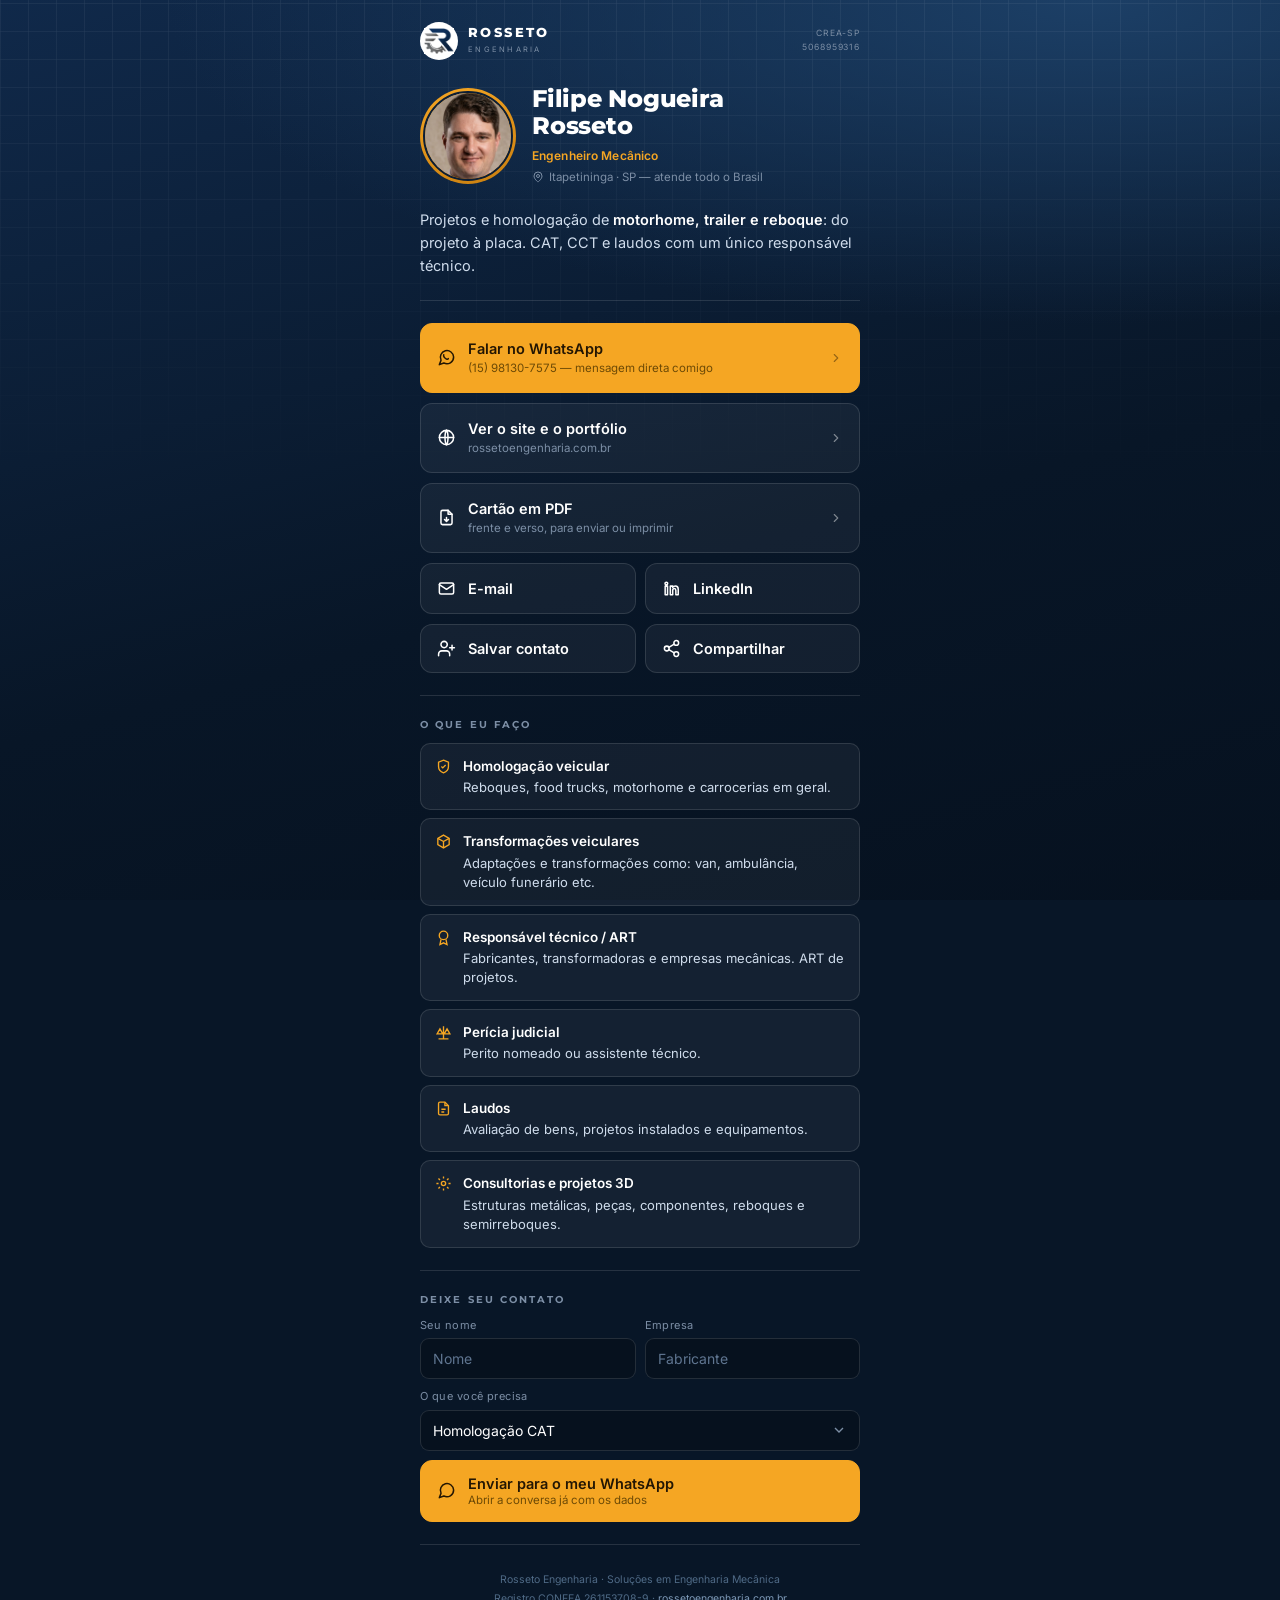
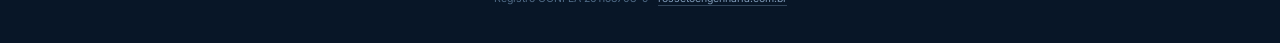
<file: cartao/index.html>
<!DOCTYPE html>
<html lang="pt-BR">
<head>
<meta charset="utf-8">
<meta name="viewport" content="width=device-width, initial-scale=1, viewport-fit=cover">
<title>Filipe Rosseto — Rosseto Engenharia | Projetos e Homologação</title>
<meta name="description" content="Engenheiro mecânico. Projeto 3D e homologação (CAT e CCT) de motorhome, trailer, reboque e transformações veiculares.">
<meta name="theme-color" content="#0e2340">
<meta property="og:title" content="Filipe Rosseto — Rosseto Engenharia">
<meta property="og:description" content="Projetos e homologação de motorhome, trailer e reboque: do projeto à placa.">
<meta property="og:type" content="profile">
<link rel="icon" href="assets/emblema.png">
<link rel="apple-touch-icon" href="assets/emblema.png">
<link rel="preconnect" href="https://fonts.googleapis.com">
<link rel="preconnect" href="https://fonts.gstatic.com" crossorigin>
<link href="https://fonts.googleapis.com/css2?family=Inter:wght@400;500;600;700&family=Montserrat:wght@600;700;800&display=swap" rel="stylesheet">
<style>
  :root{
    --navy:#0e2340;
    --navy-2:#16324f;
    --steel:#3b7bb5;
    --accent:#f5a623;
    --ink:#10233c;
    --muted:#7c8ea5;
    --line:rgba(255,255,255,.12);
    --card:rgba(255,255,255,.05);
    --card-2:rgba(255,255,255,.08);
    --head:'Montserrat','Bahnschrift','Segoe UI',Arial,sans-serif;
    --body:'Inter','Segoe UI',Arial,sans-serif;
  }
  *{box-sizing:border-box;margin:0;padding:0}
  html{-webkit-text-size-adjust:100%}
  body{
    font-family:var(--body);color:#fff;background:#081627;line-height:1.5;
    min-height:100vh;display:flex;justify-content:center;
    padding:0 0 env(safe-area-inset-bottom);
  }
  .bg{position:fixed;inset:0;z-index:-2;background:
      radial-gradient(120% 60% at 85% 0%, #1c3f66 0%, rgba(28,63,102,0) 60%),
      linear-gradient(165deg,#10294a 0%,#081627 60%,#06111f 100%);}
  .bg:after{content:"";position:absolute;inset:0;opacity:.10;background-image:
      repeating-linear-gradient(0deg,rgba(255,255,255,.5) 0 1px,transparent 1px 28px),
      repeating-linear-gradient(90deg,rgba(255,255,255,.5) 0 1px,transparent 1px 28px);
      -webkit-mask-image:linear-gradient(180deg,#000,transparent 55%);
              mask-image:linear-gradient(180deg,#000,transparent 55%);}
  .wrap{width:100%;max-width:480px;min-width:0;padding:22px 20px 34px}

  /* header */
  .top{display:flex;align-items:center;justify-content:space-between;margin-bottom:26px}
  .brand{display:flex;align-items:center;gap:10px;min-width:0}
  .brand .disc{width:38px;height:38px;border-radius:50%;background:#fff;display:grid;place-items:center;flex:0 0 auto}
  .brand .disc img{width:78%;height:78%;object-fit:contain}
  .brand b{font-family:var(--head);font-size:12.5px;letter-spacing:.19em;font-weight:800;display:block;line-height:1}
  .brand small{font-size:7.5px;letter-spacing:.3em;color:var(--muted);display:block;margin-top:5px}
  .crea{font-size:8.6px;letter-spacing:.1em;color:var(--muted);text-transform:uppercase;text-align:right;line-height:1.6;white-space:nowrap;flex:0 0 auto;padding-left:8px}

  /* identification */
  .id{display:flex;gap:16px;align-items:center}
  .id .pic{width:96px;height:96px;border-radius:50%;flex:0 0 auto;padding:3px;background:linear-gradient(160deg,var(--accent),#c97f10)}
  .id .pic img{width:100%;height:100%;border-radius:50%;object-fit:cover;display:block;border:2px solid #0c1e35}
  .id h1{font-family:var(--head);font-size:24px;line-height:1.12;font-weight:800;letter-spacing:-.01em}
  .id .role{color:var(--accent);font-size:12px;font-weight:600;margin-top:7px;letter-spacing:.01em}
  .id .loc{color:var(--muted);font-size:11.5px;margin-top:4px;display:flex;align-items:center;gap:5px}
  .id .loc svg{width:12px;height:12px;stroke:var(--muted);fill:none;stroke-width:2}

  .tagline{margin:22px 0 0;font-size:14.5px;line-height:1.6;color:#cfdcec}
  .tagline b{color:#fff;font-weight:600}
  .hr{height:1px;background:var(--line);margin:22px 0}

  /* buttons */
  .actions{display:flex;flex-direction:column;gap:10px}
  a.btn,.btn{display:flex;align-items:center;gap:12px;width:100%;padding:14px 16px;border-radius:12px;
    background:var(--card);border:1px solid var(--line);color:#fff;text-decoration:none;
    font-family:var(--body);font-size:14.5px;font-weight:600;cursor:pointer;
    transition:transform .12s ease,background .2s ease,border-color .2s ease;-webkit-tap-highlight-color:transparent}
  a.btn:hover,.btn:hover{background:var(--card-2);border-color:rgba(255,255,255,.22)}
  a.btn:active,.btn:active{transform:scale(.985)}
  .btn svg{width:19px;height:19px;flex:0 0 auto;stroke:currentColor;fill:none;stroke-width:1.9;stroke-linecap:round;stroke-linejoin:round}
  .btn .sub{display:block;font-size:11.5px;font-weight:400;color:var(--muted);margin-top:1px}
  .btn .txt{flex:1;text-align:left}
  .btn .arrow{width:14px;height:14px;opacity:.45}
  .btn.primary{background:var(--accent);border-color:var(--accent);color:#231603}
  .btn.primary:hover{background:#ffb83c;border-color:#ffb83c}
  .btn.primary .sub{color:#6d4a06}
  .btn.primary svg{stroke:#231603}

  /* services */
  .lbl{font-family:var(--head);font-size:9.5px;font-weight:700;letter-spacing:.22em;text-transform:uppercase;color:var(--muted);margin-bottom:10px}
  .srv{display:grid;gap:8px}
  .srv > div{display:flex;align-items:flex-start;gap:11px;padding:12px 14px;border-radius:10px;background:var(--card);border:1px solid var(--line);font-size:13px;color:#cfdcec}
  .srv svg{width:17px;height:17px;stroke:var(--accent);fill:none;stroke-width:1.9;flex:0 0 auto;margin-top:2px}
  .srv .txt{flex:1;min-width:0}
  .srv b{color:#fff;display:block;font-size:13.5px;margin-bottom:2px;font-weight:600}

  /* lead form */
  form{display:grid;gap:9px;margin-top:4px}
  .field{display:grid;gap:5px}
  .field label{font-size:11px;color:var(--muted);letter-spacing:.04em}
  input,select{width:100%;min-width:0;background:rgba(0,0,0,.22);border:1px solid var(--line);color:#fff;
    border-radius:9px;padding:11px 12px;font-family:var(--body);font-size:14px;outline:none;-webkit-appearance:none;appearance:none}
  input::placeholder{color:#5f7590}
  input:focus,select:focus{border-color:var(--accent);background:rgba(0,0,0,.3)}
  select{background-image:url("data:image/svg+xml;charset=utf-8,%3Csvg xmlns='http://www.w3.org/2000/svg' viewBox='0 0 24 24' fill='none' stroke='%237c8ea5' stroke-width='2'%3E%3Cpath d='M6 9l6 6 6-6'/%3E%3C/svg%3E");
    background-repeat:no-repeat;background-position:right 12px center;background-size:16px;padding-right:36px}
  option{background:#10233c;color:#fff}
  .row2{display:grid;grid-template-columns:1fr 1fr;gap:9px;min-width:0}

  /* qr + footer */
  .qrbox{display:flex;align-items:center;gap:14px;background:#fff;border-radius:12px;padding:12px;margin-top:6px}
  .qrbox img{width:66px;height:66px;display:block}
  .qrbox .t{color:#41556e;font-size:12px;line-height:1.45}
  .qrbox .t b{display:block;color:var(--navy);font-family:var(--head);font-size:12.5px;margin-bottom:3px}
  footer{margin-top:26px;text-align:center;color:#4f6a86;font-size:10.5px;line-height:1.8}
  footer a{color:#7e9ab8;text-decoration:none;border-bottom:1px solid rgba(126,154,184,.35)}
  .toast{position:fixed;left:50%;bottom:26px;transform:translate(-50%,20px);background:#fff;color:var(--ink);
    padding:11px 18px;border-radius:30px;font-size:12.5px;font-weight:600;opacity:0;pointer-events:none;
    transition:.3s;box-shadow:0 10px 30px rgba(0,0,0,.4);z-index:50}
  .toast.on{opacity:1;transform:translate(-50%,0)}
  @media (max-width:380px){
    .id{flex-direction:column;align-items:flex-start;gap:14px}
    .id h1{font-size:21px}
  }
</style>
</head>
<body>
<div class="bg"></div>
<div class="wrap">

  <div class="top">
    <div class="brand">
      <div class="disc"><img src="assets/emblema.png" alt="Rosseto Engenharia"></div>
      <div><b>ROSSETO</b><small>ENGENHARIA</small></div>
    </div>
    <div class="crea">CREA-SP<br>5068959316</div>
  </div>

  <div class="id">
    <div class="pic"><img src="assets/foto.jpg" alt="Filipe Nogueira Rosseto"></div>
    <div>
      <h1>Filipe Nogueira<br>Rosseto</h1>
      <div class="role">Engenheiro Mecânico</div>
      <div class="loc"><svg viewBox="0 0 24 24"><path d="M20 10c0 6-8 12-8 12s-8-6-8-12a8 8 0 1 1 16 0z"/><circle cx="12" cy="10" r="3"/></svg>Itapetininga · SP — atende todo o Brasil</div>
    </div>
  </div>

  <p class="tagline">Projetos e homologação de <b>motorhome, trailer e reboque</b>: do projeto à placa.
    CAT, CCT e laudos com um único responsável técnico.</p>

  <div class="hr"></div>

  <div class="actions">
    <a class="btn primary" href="https://wa.me/5515981307575?text=Ol%C3%A1!%20Vim%20pelo%20seu%20cart%C3%A3o.">
      <svg viewBox="0 0 24 24"><path d="M21 11.5a8.4 8.4 0 0 1-12.4 7.4L3 21l2.1-5.5A8.4 8.4 0 1 1 21 11.5z"/><path d="M8.5 8.6c-.3.7-.2 1.9.6 3 1 1.5 2.3 2.3 3.4 2.6.9.2 1.5-.2 1.8-.8"/></svg>
      <span class="txt">Falar no WhatsApp<span class="sub">(15) 98130-7575 — mensagem direta comigo</span></span>
      <svg class="arrow" viewBox="0 0 24 24"><path d="M9 6l6 6-6 6"/></svg>
    </a>

    <a class="btn" href="https://rossetoengenharia.com.br/" target="_blank" rel="noopener">
      <svg viewBox="0 0 24 24"><circle cx="12" cy="12" r="9"/><path d="M3 12h18M12 3c2.5 2.7 2.5 15.3 0 18M12 3c-2.5 2.7-2.5 15.3 0 18"/></svg>
      <span class="txt">Ver o site e o portfólio<span class="sub">rossetoengenharia.com.br</span></span>
      <svg class="arrow" viewBox="0 0 24 24"><path d="M9 6l6 6-6 6"/></svg>
    </a>

    <a class="btn" href="Rosseto-Engenharia-Cartao.pdf" target="_blank" rel="noopener" id="pdf-link">
      <svg viewBox="0 0 24 24"><path d="M14 3H7a2 2 0 0 0-2 2v14a2 2 0 0 0 2 2h10a2 2 0 0 0 2-2V8z"/><path d="M14 3v5h5M12 12v5M9.5 14.5L12 17l2.5-2.5"/></svg>
      <span class="txt">Cartão em PDF<span class="sub">frente e verso, para enviar ou imprimir</span></span>
      <svg class="arrow" viewBox="0 0 24 24"><path d="M9 6l6 6-6 6"/></svg>
    </a>

    <div class="row2">
      <a class="btn" href="mailto:eng.rosseto@gmail.com?subject=Contato%20pelo%20cart%C3%A3o%20digital">
        <svg viewBox="0 0 24 24"><rect x="3" y="5" width="18" height="14" rx="2"/><path d="M3 7l9 6 9-6"/></svg>
        <span class="txt">E-mail</span>
      </a>
      <a class="btn" href="https://www.linkedin.com/in/filipe-rosseto-73b50b25/" target="_blank" rel="noopener">
        <svg viewBox="0 0 24 24"><path d="M4 9h3v11H4zM5.5 4a1.7 1.7 0 1 1 0 3.4 1.7 1.7 0 0 1 0-3.4zM10.5 9h3v1.6c.6-1 1.7-1.9 3.4-1.9 2.6 0 3.6 1.6 3.6 4.3V20h-3v-5.6c0-1.5-.5-2.4-1.8-2.4-1.2 0-2.2.9-2.2 2.4V20h-3z"/></svg>
        <span class="txt">LinkedIn</span>
      </a>
    </div>

    <div class="row2">
      <button class="btn" id="save-contact" type="button">
        <svg viewBox="0 0 24 24"><path d="M16 21v-2a4 4 0 0 0-4-4H6a4 4 0 0 0-4 4v2"/><circle cx="9" cy="7" r="4"/><path d="M19 8v6M22 11h-6"/></svg>
        <span class="txt">Salvar contato</span>
      </button>
      <button class="btn" id="share" type="button">
        <svg viewBox="0 0 24 24"><circle cx="18" cy="5" r="3"/><circle cx="6" cy="12" r="3"/><circle cx="18" cy="19" r="3"/><path d="M8.6 10.6l6.8-4.2M8.6 13.4l6.8 4.2"/></svg>
        <span class="txt">Compartilhar</span>
      </button>
    </div>
  </div>

  <div class="hr"></div>

  <div class="lbl">O que eu faço</div>
  <div class="srv">
    <div><svg viewBox="0 0 24 24"><path d="M12 3l7 3v6c0 4.4-3 7.6-7 9-4-1.4-7-4.6-7-9V6z"/><path d="M9 12l2 2 4-4"/></svg><div class="txt"><b>Homologação veicular</b>Reboques, food trucks, motorhome e carrocerias em geral.</div></div>
    <div><svg viewBox="0 0 24 24"><path d="M12 3l8 4.5v9L12 21l-8-4.5v-9z"/><path d="M12 12l8-4.5M12 12v9M12 12L4 7.5"/></svg><div class="txt"><b>Transformações veiculares</b>Adaptações e transformações como: van, ambulância, veículo funerário etc.</div></div>
    <div><svg viewBox="0 0 24 24"><circle cx="12" cy="9" r="6"/><path d="M8.5 14.5L7 22l5-2.5L17 22l-1.5-7.5"/></svg><div class="txt"><b>Responsável técnico / ART</b>Fabricantes, transformadoras e empresas mecânicas. ART de projetos.</div></div>
    <div><svg viewBox="0 0 24 24"><path d="M12 3v18M5 21h14M7 7l-4 7h8zM17 7l-4 7h8z"/></svg><div class="txt"><b>Perícia judicial</b>Perito nomeado ou assistente técnico.</div></div>
    <div><svg viewBox="0 0 24 24"><path d="M14 3H7a2 2 0 0 0-2 2v14a2 2 0 0 0 2 2h10a2 2 0 0 0 2-2V8z"/><path d="M14 3v5h5M9 13h6M9 17h4"/></svg><div class="txt"><b>Laudos</b>Avaliação de bens, projetos instalados e equipamentos.</div></div>
    <div><svg viewBox="0 0 24 24"><circle cx="12" cy="12" r="3"/><path d="M12 2v3M12 19v3M2 12h3M19 12h3M4.9 4.9l2.1 2.1M17 17l2.1 2.1M19.1 4.9L17 7M7 17l-2.1 2.1"/></svg><div class="txt"><b>Consultorias e projetos 3D</b>Estruturas metálicas, peças, componentes, reboques e semirreboques.</div></div>
  </div>

  <div class="hr"></div>

  <div class="lbl">Deixe seu contato</div>
  <form id="lead-form">
    <div class="row2">
      <div class="field"><label for="f-nome">Seu nome</label><input id="f-nome" type="text" placeholder="Nome" autocomplete="name"></div>
      <div class="field"><label for="f-empresa">Empresa</label><input id="f-empresa" type="text" placeholder="Fabricante" autocomplete="organization"></div>
    </div>
    <div class="field">
      <label for="f-necessidade">O que você precisa</label>
      <select id="f-necessidade">
        <option>Homologação CAT</option>
        <option>Certificação CCT</option>
        <option>Projeto de motorhome/trailer</option>
        <option>Laudo técnico / ART</option>
        <option>Ainda não sei — quero conversar</option>
      </select>
    </div>
    <button class="btn primary" type="submit">
      <svg viewBox="0 0 24 24"><path d="M21 11.5a8.4 8.4 0 0 1-12.4 7.4L3 21l2.1-5.5A8.4 8.4 0 1 1 21 11.5z"/></svg>
      <span class="txt">Enviar para o meu WhatsApp<span class="sub">Abrir a conversa já com os dados</span></span>
    </button>
  </form>

  <div class="hr"></div>

  <footer>
    Rosseto Engenharia · Soluções em Engenharia Mecânica<br>
    Registro CONFEA 261153708-9 · <a href="https://rossetoengenharia.com.br/">rossetoengenharia.com.br</a>
  </footer>
</div>

<div class="toast" id="toast"></div>

<script>
(function () {
  var PHONE = "5515981307575";
  var SITE = "https://rossetoengenharia.com.br/";

  var vcard = [
    "BEGIN:VCARD",
    "VERSION:3.0",
    "N:Rosseto;Filipe;Nogueira;;",
    "FN:Filipe Nogueira Rosseto",
    "ORG:Rosseto Engenharia",
    "TITLE:Engenheiro Mecânico — Projetos e Homologação Veicular",
    "TEL;TYPE=CELL,VOICE:+5515981307575",
    "EMAIL;TYPE=INTERNET,WORK:eng.rosseto@gmail.com",
    "URL:" + SITE,
    "ADR;TYPE=WORK:;;R. Palmira Marquês Carneiro, 106 - Vila Barth;Itapetininga;SP;18205-020;Brasil",
    "NOTE:CREA-SP 5068959316 | CAT, CCT, laudos e projetos de motorhome, trailer e reboque",
    "END:VCARD"
  ].join("\r\n");

  function toast(msg) {
    var t = document.getElementById("toast");
    t.textContent = msg;
    t.classList.add("on");
    clearTimeout(t._t);
    t._t = setTimeout(function () { t.classList.remove("on"); }, 2600);
  }

  document.getElementById("save-contact").addEventListener("click", function () {
    try {
      var blob = new Blob([vcard], { type: "text/vcard;charset=utf-8" });
      var url = URL.createObjectURL(blob);
      var a = document.createElement("a");
      a.href = url;
      a.download = "Filipe-Rosseto-Engenharia.vcf";
      document.body.appendChild(a);
      a.click();
      document.body.removeChild(a);
      setTimeout(function () { URL.revokeObjectURL(url); }, 4000);
      toast("Contato pronto — abra o arquivo para adicionar");
    } catch (e) {
      window.location.href = "data:text/vcard;charset=utf-8," + encodeURIComponent(vcard);
    }
  });

  document.getElementById("share").addEventListener("click", function () {
    var data = {
      title: "Rosseto Engenharia — Projetos e Homologação",
      text: "Projetos e homologação de motorhome, trailer e reboque (CAT e CCT).",
      url: SITE
    };
    if (navigator.share) {
      navigator.share(data).catch(function () {});
    } else if (navigator.clipboard) {
      navigator.clipboard.writeText(SITE).then(function () {
        toast("Link copiado");
      }, function () { toast(SITE); });
    } else {
      toast(SITE);
    }
  });

  document.getElementById("lead-form").addEventListener("submit", function (ev) {
    ev.preventDefault();
    var nome = document.getElementById("f-nome").value.trim();
    var empresa = document.getElementById("f-empresa").value.trim();
    var nec = document.getElementById("f-necessidade").value;
    var msg = "Olá! Vim pelo seu cartão." +
      (nome ? "\nMeu nome: " + nome : "") +
      (empresa ? "\nEmpresa: " + empresa : "") +
      "\nPreciso de: " + nec;
    window.open("https://wa.me/" + PHONE + "?text=" + encodeURIComponent(msg), "_blank");
  });

  // If the PDF is not next to this file (opened standalone), point to the site.
  var pdf = document.getElementById("pdf-link");
  pdf.addEventListener("click", function () {
    if (!/^https?:/.test(window.location.protocol)) {
      // local file: try anyway, browser will show the file if present
    }
  });
})();
</script>
</body>
</html>
</file>
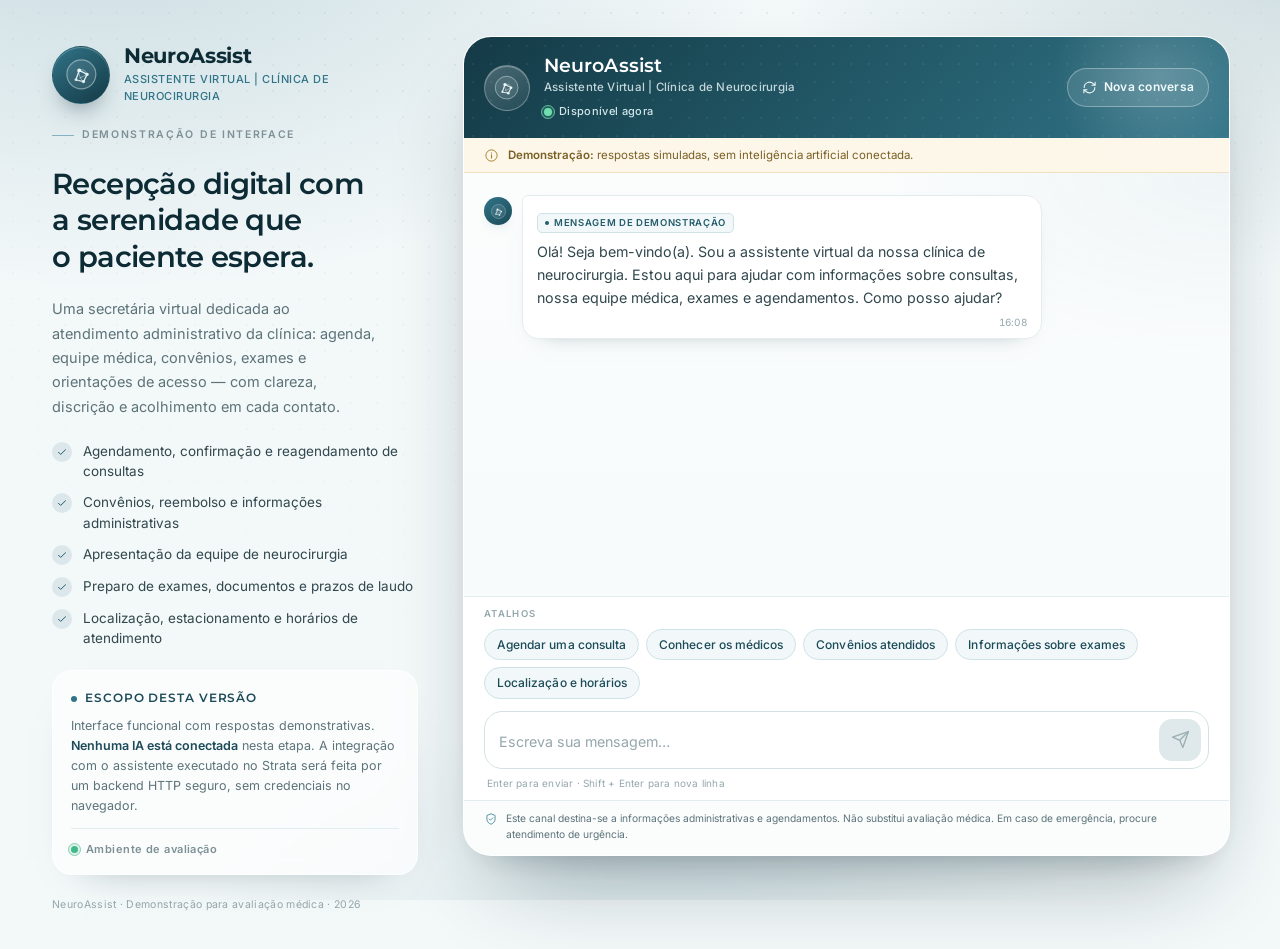
<file: demo-clinica/index.html>
<!DOCTYPE html>
<html lang="pt-BR">
<head>
    <meta charset="UTF-8">
    <meta name="viewport" content="width=device-width, initial-scale=1.0">

    <title>NeuroAssist — Assistente Virtual | Clínica de Neurocirurgia</title>
    <meta name="description" content="Demonstração de interface para a secretária virtual de uma clínica de neurocirurgia: agendamentos, equipe médica, convênios, exames e localização.">
    <meta name="robots" content="noindex, nofollow">
    <meta name="theme-color" content="#245c6b">

    <!-- Favicon provisório em SVG inline (não depende de arquivos externos) -->
    <link rel="icon" href="data:image/svg+xml,%3Csvg xmlns='http://www.w3.org/2000/svg' viewBox='0 0 32 32'%3E%3Crect width='32' height='32' rx='9' fill='%23245c6b'/%3E%3Ccircle cx='16' cy='16' r='6.5' fill='none' stroke='%23ffffff' stroke-width='1.8' opacity='.9'/%3E%3Ccircle cx='16' cy='16' r='2' fill='%23ffffff'/%3E%3C/svg%3E">

    <!-- Tipografia: mesmas famílias usadas no site institucional -->
    <link rel="preconnect" href="https://fonts.googleapis.com">
    <link rel="preconnect" href="https://fonts.gstatic.com" crossorigin>
    <link href="https://fonts.googleapis.com/css2?family=Inter:wght@400;500;600;700&family=Montserrat:wght@500;600;700&display=swap" rel="stylesheet">

    <!-- Estilos exclusivos desta demonstração (não afetam o site institucional) -->
    <link rel="stylesheet" href="style.css">
</head>
<body>
    <a class="skip-link" href="#chat-input">Ir para o campo de mensagem</a>

    <!-- Biblioteca de ícones em SVG inline: evita bibliotecas externas -->
    <svg class="svg-defs" aria-hidden="true" focusable="false" width="0" height="0">
        <defs>
            <symbol id="icon-mark" viewBox="0 0 48 48">
                <circle cx="24" cy="24" r="20" fill="currentColor" opacity=".1"></circle>
                <circle cx="24" cy="24" r="20" fill="none" stroke="currentColor" stroke-width="1.7" opacity=".45"></circle>
                <path d="M16.5 31.5 21 18.5l11 5.5-5 10z" fill="none" stroke="currentColor" stroke-width="1.8" stroke-linejoin="round" opacity=".85"></path>
                <path d="M16.5 31.5 21 18.5m0 0 11 5.5m-11-5.5c4.4-1.6 8.6-1 11 5.5m0 0-5 10m5-10c-3.3 1.5-6.6 3.4-10 5m5 5c-3.4-2.3-5.4-6.4-6.9-13.4" fill="none" stroke="currentColor" stroke-width="1.3" stroke-linecap="round" opacity=".55"></path>
                <circle cx="21" cy="18.5" r="2.7" fill="currentColor"></circle>
                <circle cx="32" cy="24" r="2.2" fill="currentColor" opacity=".9"></circle>
                <circle cx="27" cy="34" r="2.2" fill="currentColor" opacity=".9"></circle>
                <circle cx="16.5" cy="31.5" r="2" fill="currentColor" opacity=".75"></circle>
            </symbol>

            <symbol id="icon-send" viewBox="0 0 24 24">
                <path d="m22 2-7 20-4-9-9-4Z" fill="none" stroke="currentColor" stroke-width="1.7" stroke-linejoin="round"></path>
                <path d="M22 2 11 13" fill="none" stroke="currentColor" stroke-width="1.7" stroke-linecap="round"></path>
            </symbol>

            <symbol id="icon-refresh" viewBox="0 0 24 24">
                <path d="M3.5 12a8.5 8.5 0 0 1 14.4-6.1L21 8.5M21 3.5v5h-5" fill="none" stroke="currentColor" stroke-width="1.7" stroke-linecap="round" stroke-linejoin="round"></path>
                <path d="M20.5 12a8.5 8.5 0 0 1-14.4 6.1L3 15.5M3 20.5v-5h5" fill="none" stroke="currentColor" stroke-width="1.7" stroke-linecap="round" stroke-linejoin="round"></path>
            </symbol>

            <symbol id="icon-shield" viewBox="0 0 24 24">
                <path d="M12 3 5 6v6c0 4.4 3 7.5 7 9 4-1.5 7-4.6 7-9V6l-7-3Z" fill="none" stroke="currentColor" stroke-width="1.6" stroke-linejoin="round"></path>
                <path d="m9 12 2.1 2.1L15.2 10" fill="none" stroke="currentColor" stroke-width="1.6" stroke-linecap="round" stroke-linejoin="round"></path>
            </symbol>

            <symbol id="icon-info" viewBox="0 0 24 24">
                <circle cx="12" cy="12" r="9" fill="none" stroke="currentColor" stroke-width="1.6"></circle>
                <path d="M12 11v5m0-8.2v.2" fill="none" stroke="currentColor" stroke-width="1.8" stroke-linecap="round"></path>
            </symbol>

            <symbol id="icon-check" viewBox="0 0 24 24">
                <path d="m5 12.5 4.3 4.3L19 7.6" fill="none" stroke="currentColor" stroke-width="2" stroke-linecap="round" stroke-linejoin="round"></path>
            </symbol>
        </defs>
    </svg>
    <main class="page">
        <!-- Painel institucional da demonstração (desktop) -->
        <aside class="brand-panel" aria-labelledby="brand-title">
            <div class="brand-panel__identity">
                <span class="brand-mark brand-mark--lg" aria-hidden="true">
                    <svg viewBox="0 0 48 48" focusable="false"><use href="#icon-mark"></use></svg>
                </span>
                <div>
                    <p class="brand-panel__name">NeuroAssist</p>
                    <p class="brand-panel__tagline">Assistente Virtual | Clínica de Neurocirurgia</p>
                </div>
            </div>

            <p class="brand-panel__eyebrow">Demonstração de interface</p>
            <h2 class="brand-panel__title" id="brand-title">Recepção digital com a serenidade que o paciente espera.</h2>
            <p class="brand-panel__text">
                Uma secretária virtual dedicada ao atendimento administrativo da clínica: agenda,
                equipe médica, convênios, exames e orientações de acesso — com clareza, discrição
                e acolhimento em cada contato.
            </p>

            <ul class="feature-list">
                <li class="feature-list__item">
                    <span class="feature-list__icon" aria-hidden="true"><svg viewBox="0 0 24 24" focusable="false"><use href="#icon-check"></use></svg></span>
                    Agendamento, confirmação e reagendamento de consultas
                </li>
                <li class="feature-list__item">
                    <span class="feature-list__icon" aria-hidden="true"><svg viewBox="0 0 24 24" focusable="false"><use href="#icon-check"></use></svg></span>
                    Convênios, reembolso e informações administrativas
                </li>
                <li class="feature-list__item">
                    <span class="feature-list__icon" aria-hidden="true"><svg viewBox="0 0 24 24" focusable="false"><use href="#icon-check"></use></svg></span>
                    Apresentação da equipe de neurocirurgia
                </li>
                <li class="feature-list__item">
                    <span class="feature-list__icon" aria-hidden="true"><svg viewBox="0 0 24 24" focusable="false"><use href="#icon-check"></use></svg></span>
                    Preparo de exames, documentos e prazos de laudo
                </li>
                <li class="feature-list__item">
                    <span class="feature-list__icon" aria-hidden="true"><svg viewBox="0 0 24 24" focusable="false"><use href="#icon-check"></use></svg></span>
                    Localização, estacionamento e horários de atendimento
                </li>
            </ul>

            <div class="scope-card">
                <p class="scope-card__title">Escopo desta versão</p>
                <p class="scope-card__text">
                    Interface funcional com respostas demonstrativas.
                    <strong>Nenhuma IA está conectada</strong> nesta etapa. A integração com o
                    assistente executado no Strata será feita por um backend HTTP seguro, sem
                    credenciais no navegador.
                </p>
                <p class="scope-card__meta">
                    <span class="status-dot status-dot--small" aria-hidden="true"></span>
                    Ambiente de avaliação
                </p>
            </div>

            <p class="brand-panel__footer">NeuroAssist · Demonstração para avaliação médica · 2026</p>
        </aside>
        <!-- Aplicação de chat -->
        <section class="chat-card" aria-labelledby="chat-title">
            <header class="chat-header">
                <span class="brand-mark brand-mark--avatar" aria-hidden="true">
                    <svg viewBox="0 0 48 48" focusable="false"><use href="#icon-mark"></use></svg>
                </span>

                <div class="chat-header__identity">
                    <h1 class="chat-header__title" id="chat-title">NeuroAssist</h1>
                    <p class="chat-header__subtitle">Assistente Virtual | Clínica de Neurocirurgia</p>
                    <p class="chat-header__status">
                        <span class="status-dot" aria-hidden="true"></span>
                        Disponível agora
                    </p>
                </div>

                <button type="button" class="new-chat" id="new-chat-button" aria-label="Iniciar nova conversa" title="Iniciar nova conversa">
                    <svg viewBox="0 0 24 24" aria-hidden="true" focusable="false"><use href="#icon-refresh"></use></svg>
                    <span class="new-chat__label">Nova conversa</span>
                </button>
            </header>

            <p class="demo-banner" role="note">
                <span class="demo-banner__icon" aria-hidden="true"><svg viewBox="0 0 24 24" focusable="false"><use href="#icon-info"></use></svg></span>
                <span><strong>Demonstração:</strong> respostas simuladas, sem inteligência artificial conectada.</span>
            </p>

            <div class="chat-log" id="chat-log" role="log" aria-live="polite" aria-relevant="additions text" aria-label="Conversa com a NeuroAssist">
                <!-- Indicador de digitação (permanece como último elemento do log) -->
                <div class="typing" id="typing-indicator" hidden aria-hidden="true">
                    <span class="typing__avatar" aria-hidden="true"><svg viewBox="0 0 48 48" focusable="false"><use href="#icon-mark"></use></svg></span>
                    <span class="typing__bubble">
                        <span class="typing__dot"></span>
                        <span class="typing__dot"></span>
                        <span class="typing__dot"></span>
                    </span>
                </div>
            </div>
            <p class="sr-only" id="typing-status" role="status" aria-live="polite"></p>

            <div class="quick-replies" id="quick-replies" role="group" aria-label="Perguntas frequentes">
                <p class="quick-replies__label" aria-hidden="true">Atalhos</p>
                <div class="quick-replies__scroll">
                    <button type="button" class="chip" data-question="Agendar uma consulta">Agendar uma consulta</button>
                    <button type="button" class="chip" data-question="Conhecer os médicos">Conhecer os médicos</button>
                    <button type="button" class="chip" data-question="Convênios atendidos">Convênios atendidos</button>
                    <button type="button" class="chip" data-question="Informações sobre exames">Informações sobre exames</button>
                    <button type="button" class="chip" data-question="Localização e horários">Localização e horários</button>
                </div>
            </div>
            <form class="composer" id="chat-form" novalidate>
                <div class="composer__box">
                    <label class="sr-only" for="chat-input">Mensagem para a assistente virtual</label>
                    <textarea id="chat-input" name="message" rows="1" maxlength="800" placeholder="Escreva sua mensagem…" aria-describedby="composer-hint" autocomplete="off"></textarea>
                    <button class="send-btn" id="send-button" type="submit" aria-label="Enviar mensagem" disabled>
                        <svg viewBox="0 0 24 24" aria-hidden="true" focusable="false"><use href="#icon-send"></use></svg>
                    </button>
                </div>
                <p class="composer__hint" id="composer-hint">Enter para enviar · Shift + Enter para nova linha</p>
            </form>

            <footer class="chat-disclaimer">
                <span class="chat-disclaimer__icon" aria-hidden="true"><svg viewBox="0 0 24 24" focusable="false"><use href="#icon-shield"></use></svg></span>
                <p>Este canal destina-se a informações administrativas e agendamentos. Não substitui avaliação médica. Em caso de emergência, procure atendimento de urgência.</p>
            </footer>
        </section>
    </main>

    <noscript>
        <p class="noscript-warning">
            Para visualizar a demonstração da assistente virtual, habilite o JavaScript no navegador.
        </p>
    </noscript>

    <script src="script.js"></script>


</body>
</html>
</file>
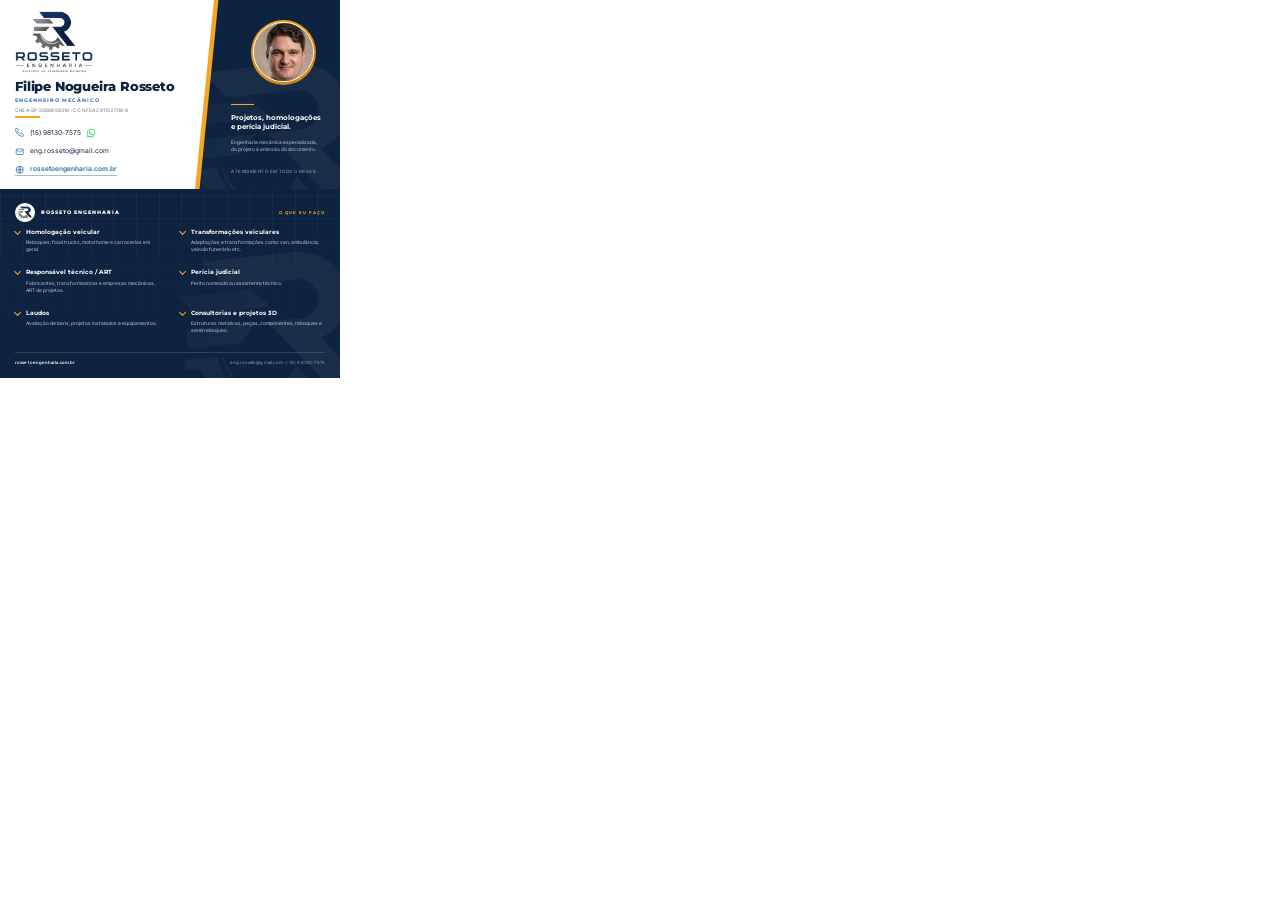
<file: cartao/_build/cartao.html>
<!DOCTYPE html>
<html lang="pt-BR">
<head>
<meta charset="utf-8">
<title>Rosseto Engenharia — Filipe Nogueira Rosseto</title>
<link rel="preconnect" href="https://fonts.googleapis.com">
<link rel="preconnect" href="https://fonts.gstatic.com" crossorigin>
<link href="https://fonts.googleapis.com/css2?family=Inter:wght@400;500;600;700&family=Montserrat:wght@600;700;800&display=swap" rel="stylesheet">
<style>
  :root{
    --navy:#0e2340;
    --steel:#2e6da4;
    --accent:#f5a623;
    --wa:#25d366;
    --ink:#10233c;
    --muted:#64748b;
    --head:'Montserrat','Bahnschrift','Segoe UI',Arial,sans-serif;
    --body:'Inter','Segoe UI',Arial,sans-serif;
  }
  *{box-sizing:border-box;margin:0;padding:0}
  html,body{background:#fff}
  body{font-family:var(--body);color:var(--ink);-webkit-print-color-adjust:exact;print-color-adjust:exact}
  @page{size:90mm 50mm;margin:0}
  a{color:inherit;text-decoration:none}

  .card{position:relative;width:90mm;height:50mm;overflow:hidden;background:var(--navy);page-break-after:always}
  .card:last-child{page-break-after:auto}
  .wm{position:absolute;right:-9mm;bottom:-13mm;width:52mm;opacity:.055;transform:rotate(-6deg)}
  .wm img{width:100%;display:block}
  .grid{position:absolute;inset:0;opacity:.09;background-image:
      repeating-linear-gradient(0deg,rgba(255,255,255,.5) 0 1px,transparent 1px 6mm),
      repeating-linear-gradient(90deg,rgba(255,255,255,.5) 0 1px,transparent 1px 6mm);
      -webkit-mask-image:linear-gradient(180deg,#000,transparent 70%);
              mask-image:linear-gradient(180deg,#000,transparent 70%)}
  .white{position:absolute;inset:0;background:#fff;clip-path:polygon(0 0, 57mm 0, 52mm 50mm, 0 50mm)}
  .edge{position:absolute;inset:0;background:var(--accent);clip-path:polygon(56.6mm 0, 57.8mm 0, 52.8mm 50mm, 51.6mm 50mm)}

  /* ---------------- frente ---------------- */
  .logo{position:absolute;left:4mm;top:3mm;width:20.5mm;display:block}
  .photo{position:absolute;left:66.4mm;top:5.2mm;width:17.2mm;height:17.2mm;border-radius:50%;padding:.6mm;
         background:linear-gradient(150deg,var(--accent),#c97f10)}
  .photo img{width:100%;height:100%;border-radius:50%;object-fit:cover;display:block;border:.35mm solid #fff}
  h1{position:absolute;left:4mm;top:21.2mm;font-family:var(--head);font-weight:800;font-size:10pt;line-height:1;letter-spacing:-.015em;color:var(--navy);white-space:nowrap}
  .role{position:absolute;left:4mm;top:25.7mm;font-family:var(--head);font-weight:700;font-size:3.8pt;letter-spacing:.2em;text-transform:uppercase;color:var(--steel)}
  .crea{position:absolute;left:4mm;top:28.3mm;font-size:3.6pt;letter-spacing:.04em;color:var(--muted)}
  .rule{position:absolute;left:4mm;top:30.8mm;width:6.5mm;height:.45mm;background:var(--accent)}
  .contacts{position:absolute;left:4mm;top:33.8mm;display:flex;flex-direction:column;gap:2.3mm}
  .contacts a{display:flex;align-items:center;gap:1.4mm;font-size:5pt;color:var(--ink);width:max-content;line-height:1}
  .contacts svg{width:2.5mm;height:2.5mm;stroke:var(--steel);fill:none;stroke-width:1.9;flex:0 0 auto}
  .contacts .wa-ico{width:2.7mm;height:2.7mm;fill:var(--wa);stroke:none}
  .contacts .site{color:var(--steel);font-weight:600;border-bottom:.25mm solid rgba(46,109,164,.45);padding-bottom:.2mm}

  .rtag{position:absolute;left:61.2mm;top:27.4mm;width:24.5mm;color:#fff}
  .rtag .bar{width:6mm;height:.5mm;background:var(--accent);margin-bottom:2.4mm}
  .rtag .t{font-family:var(--head);font-weight:700;font-size:4.9pt;line-height:1.32}
  .rtag .s{font-size:3.6pt;line-height:1.5;color:#b9cbe0;margin-top:1.9mm}
  .rfoot{position:absolute;left:61.2mm;bottom:4mm;font-size:3.3pt;letter-spacing:.1em;text-transform:uppercase;color:#8ba4bd}

  /* ---------------- verso ---------------- */
  .vhead{position:absolute;left:4mm;right:4mm;top:3.6mm;display:flex;align-items:center;justify-content:space-between}
  .vbrand{display:flex;align-items:center;gap:1.6mm}
  .vbrand .disc{position:relative;width:5.2mm;height:5.2mm;border-radius:50%;background:#fff;display:grid;place-items:center}
  .vbrand .disc > *{grid-area:1/1}
  .vbrand .disc span{font-family:var(--head);font-weight:800;font-size:2.9pt;color:var(--navy);line-height:1}
  .vbrand .disc img.seal{width:5.2mm;height:5.2mm;display:block;border-radius:0}
  .vbrand b{font-family:var(--head);font-size:3.7pt;letter-spacing:.2em;font-weight:800;color:#fff}
  .vhead .lbl{font-family:var(--head);font-weight:700;font-size:3.3pt;letter-spacing:.22em;text-transform:uppercase;color:var(--accent)}

  .cols{position:absolute;left:4mm;right:4mm;top:10.6mm;display:grid;grid-template-columns:1fr 1fr;column-gap:5.4mm;row-gap:4.2mm}
  .svc{break-inside:avoid}
  .st{display:flex;align-items:center;gap:1.5mm;font-family:var(--head);font-weight:700;font-size:4.5pt;color:#fff;line-height:1.2}
  .chev{width:1.35mm;height:1.35mm;border-right:.26mm solid var(--accent);border-bottom:.26mm solid var(--accent);transform:rotate(45deg);flex:0 0 auto;margin-top:-.6mm}
  .svc p{font-size:3.65pt;line-height:1.48;color:#b9cbe0;margin:.8mm 0 0 2.9mm}

  .vfoot{position:absolute;left:4mm;right:4mm;bottom:3.4mm;display:flex;justify-content:space-between;align-items:center;
         font-size:3.2pt;color:#8ba4bd;letter-spacing:.04em;border-top:.2mm solid rgba(255,255,255,.14);padding-top:1.8mm}
  .vfoot b{color:#fff;font-weight:600;letter-spacing:.02em}
</style>
</head>
<body>

<!-- ================= FRENTE ================= -->
<div class="card">
  <div class="wm"><img src="../assets/emblema-branco.png" alt=""></div>
  <div class="white"></div>
  <div class="edge"></div>

  <img class="logo" src="../assets/logo.png" alt="Rosseto Engenharia">
  <div class="photo"><img src="../assets/foto.jpg" alt="Filipe Nogueira Rosseto"></div>

  <h1>Filipe Nogueira Rosseto</h1>
  <div class="role">Engenheiro Mecânico</div>
  <div class="crea">CREA-SP 5068959316 · CONFEA 261153708-9</div>
  <div class="rule"></div>

  <div class="contacts">
    <a href="https://wa.me/5515981307575?text=Ol%C3%A1!%20Vim%20pelo%20seu%20cart%C3%A3o.">
      <svg viewBox="0 0 24 24"><path d="M21 16.9v2.5a2 2 0 0 1-2.2 2 19.8 19.8 0 0 1-8.6-3.1 19.5 19.5 0 0 1-6-6A19.8 19.8 0 0 1 1.1 3.6 2 2 0 0 1 3.1 1.4h2.5a2 2 0 0 1 2 1.7c.1 1 .4 2 .7 2.9a2 2 0 0 1-.5 2.1L6.7 9.3a16 16 0 0 0 6 6l1.2-1.1a2 2 0 0 1 2.1-.5c.9.3 1.9.6 2.9.7a2 2 0 0 1 1.7 2z"/></svg>
      (15) 98130-7575
      <svg class="wa-ico" viewBox="0 0 24 24"><path d="M19.05 4.91A9.82 9.82 0 0 0 12.04 2C6.58 2 2.13 6.45 2.13 11.91c0 1.75.46 3.45 1.32 4.95L2 22l5.25-1.38a9.9 9.9 0 0 0 4.79 1.22h.004c5.46 0 9.91-4.45 9.91-9.91 0-2.65-1.03-5.14-2.9-7.02zm-7.01 15.24h-.004a8.2 8.2 0 0 1-4.19-1.15l-.3-.18-3.12.82.83-3.04-.2-.31a8.2 8.2 0 0 1-1.26-4.38c0-4.54 3.7-8.23 8.24-8.23 2.2 0 4.27.86 5.82 2.42a8.18 8.18 0 0 1 2.41 5.82c0 4.54-3.69 8.23-8.23 8.23zm4.52-6.16c-.25-.12-1.47-.72-1.69-.81-.23-.08-.39-.12-.56.13-.16.25-.64.81-.79.97-.14.17-.29.19-.54.06-.25-.12-1.05-.39-1.99-1.23-.74-.66-1.23-1.47-1.38-1.72-.14-.25-.01-.38.11-.51.11-.11.25-.29.37-.43.13-.14.17-.25.25-.41.08-.17.04-.31-.02-.43-.06-.12-.56-1.34-.76-1.84-.2-.48-.41-.42-.56-.43h-.48c-.17 0-.43.06-.66.31-.22.25-.86.85-.86 2.07 0 1.22.89 2.4 1.01 2.56.12.17 1.75 2.67 4.23 3.74.59.26 1.05.41 1.41.52.59.19 1.13.16 1.56.1.48-.07 1.47-.6 1.68-1.18.21-.58.21-1.08.14-1.18-.06-.11-.22-.17-.47-.29z"/></svg>
    </a>
    <a href="mailto:eng.rosseto@gmail.com">
      <svg viewBox="0 0 24 24"><rect x="3" y="5" width="18" height="14" rx="2"/><path d="M3 7l9 6 9-6"/></svg>
      eng.rosseto@gmail.com
    </a>
    <a class="site" href="https://rossetoengenharia.com.br/">
      <svg viewBox="0 0 24 24"><circle cx="12" cy="12" r="9"/><path d="M3 12h18M12 3c2.5 2.7 2.5 15.3 0 18M12 3c-2.5 2.7-2.5 15.3 0 18"/></svg>
      rossetoengenharia.com.br
    </a>
  </div>

  <div class="rtag">
    <div class="bar"></div>
    <div class="t">Projetos, homologações e perícia judicial.</div>
    <div class="s">Engenharia mecânica especializada, do projeto à emissão do documento.</div>
  </div>
  <div class="rfoot">Atendimento em todo o Brasil</div>
</div>

<!-- ================= VERSO ================= -->
<div class="card">
  <div class="grid"></div>
  <div class="wm"><img src="../assets/emblema-branco.png" alt=""></div>

  <div class="vhead">
    <div class="vbrand">
      <div class="disc"><span>R</span><img class="seal" src="../assets/selo.jpg" alt=""></div>
      <b>ROSSETO ENGENHARIA</b>
    </div>
    <div class="lbl">O que eu faço</div>
  </div>

  <div class="cols">
    <div class="svc">
      <div class="st"><span class="chev"></span>Homologação veicular</div>
      <p>Reboques, food trucks, motorhome e carrocerias em geral.</p>
    </div>
    <div class="svc">
      <div class="st"><span class="chev"></span>Transformações veiculares</div>
      <p>Adaptações e transformações como: van, ambulância, veículo funerário etc.</p>
    </div>
    <div class="svc">
      <div class="st"><span class="chev"></span>Responsável técnico / ART</div>
      <p>Fabricantes, transformadoras e empresas mecânicas. ART de projetos.</p>
    </div>
    <div class="svc">
      <div class="st"><span class="chev"></span>Perícia judicial</div>
      <p>Perito nomeado ou assistente técnico.</p>
    </div>
    <div class="svc">
      <div class="st"><span class="chev"></span>Laudos</div>
      <p>Avaliação de bens, projetos instalados e equipamentos.</p>
    </div>
    <div class="svc">
      <div class="st"><span class="chev"></span>Consultorias e projetos 3D</div>
      <p>Estruturas metálicas, peças, componentes, reboques e semirreboques.</p>
    </div>
  </div>

  <div class="vfoot">
    <span><b>rossetoengenharia.com.br</b></span>
    <span>eng.rosseto@gmail.com · (15) 98130-7575</span>
  </div>
</div>

</body>
</html>
</file>
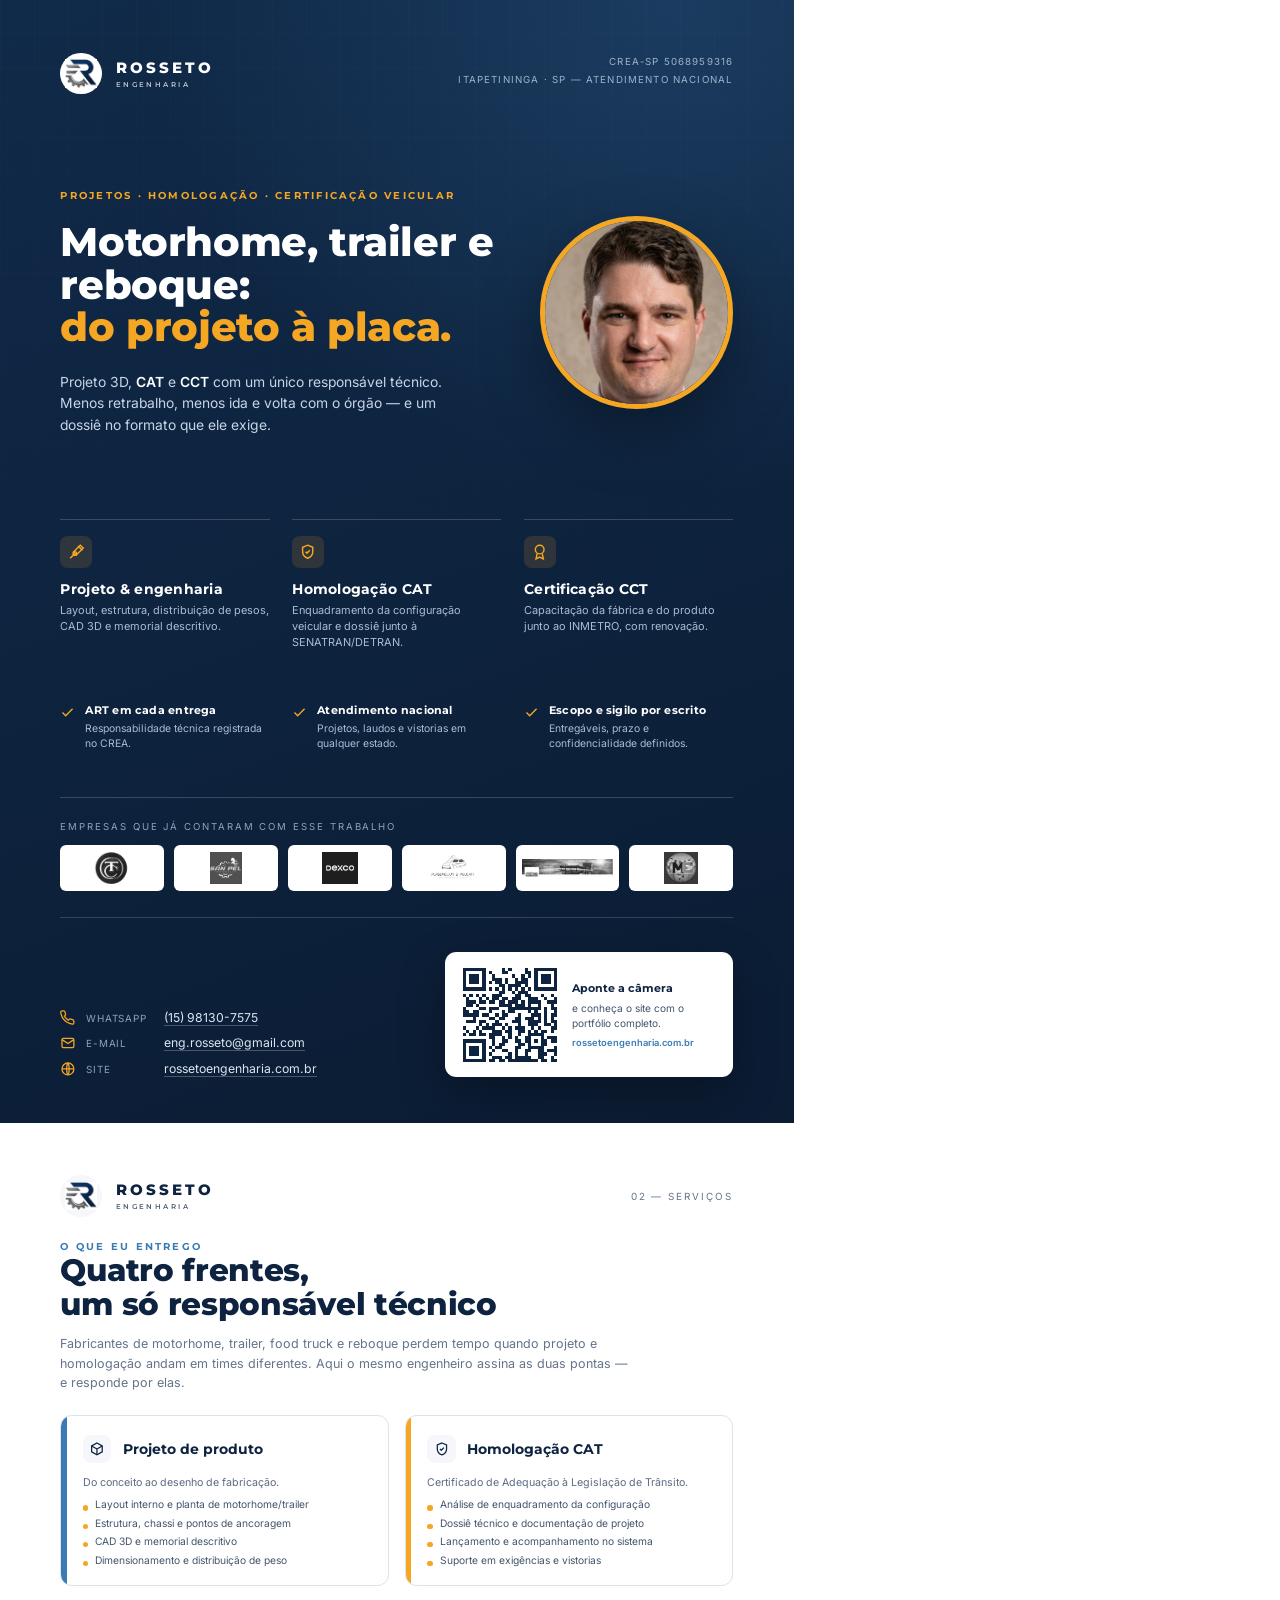
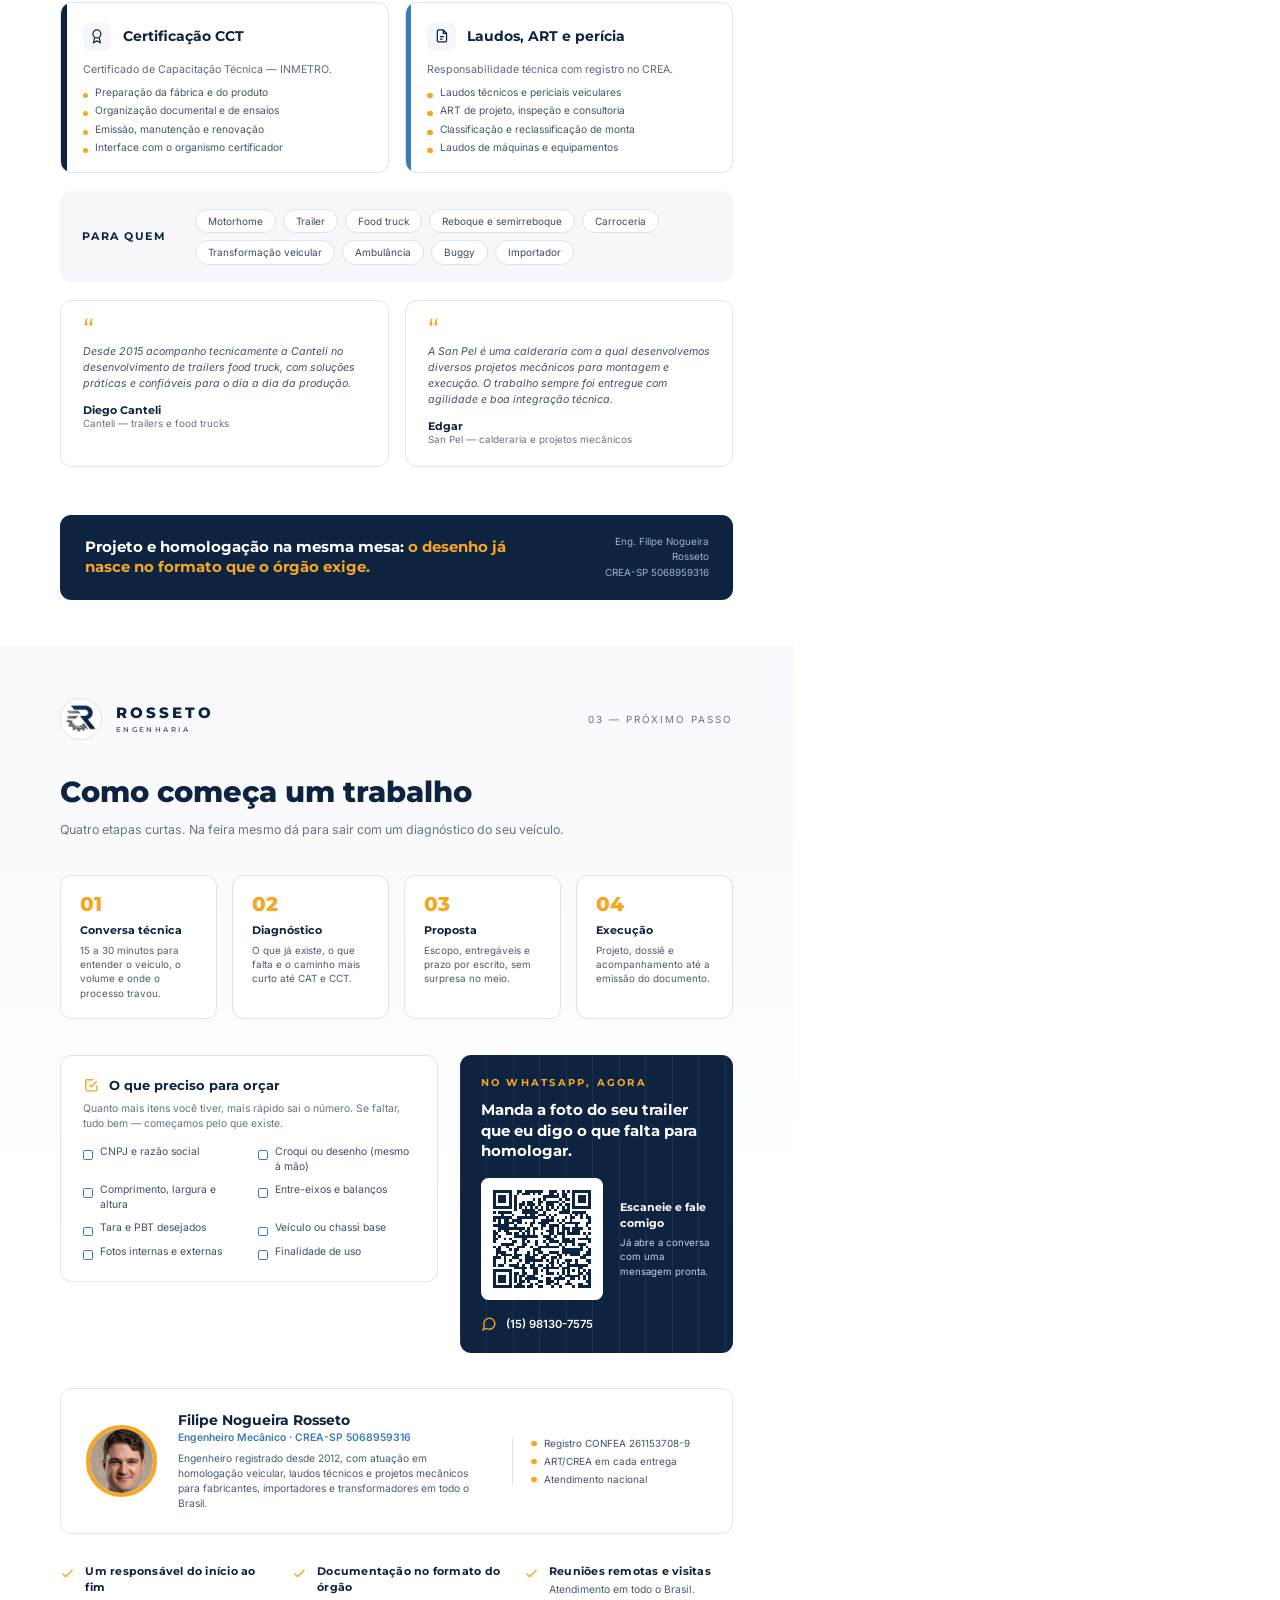
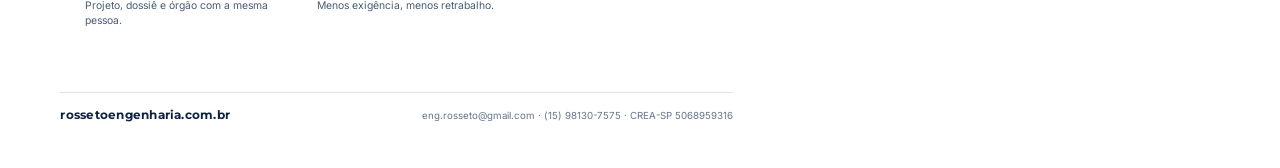
<file: cartao/_build/print.html>
<!DOCTYPE html>
<html lang="pt-BR">
<head>
<meta charset="utf-8">
<title>Rosseto Engenharia — Projetos e Homologação de Motorhome, Trailer e Reboque</title>
<link rel="preconnect" href="https://fonts.googleapis.com">
<link rel="preconnect" href="https://fonts.gstatic.com" crossorigin>
<link href="https://fonts.googleapis.com/css2?family=Inter:wght@400;500;600;700&family=Montserrat:wght@600;700;800&display=swap" rel="stylesheet">
<style>
  :root{
    --navy:#0e2340;
    --navy-2:#16324f;
    --steel:#3b7bb5;
    --accent:#f5a623;
    --ink:#10233c;
    --muted:#64748b;
    --line:#dbe3ec;
    --wash:#f5f7fa;
    --head:'Montserrat','Bahnschrift','Segoe UI',Arial,sans-serif;
    --body:'Inter','Segoe UI',Arial,sans-serif;
  }
  *{box-sizing:border-box;margin:0;padding:0}
  html,body{background:#fff}
  body{font-family:var(--body);color:var(--ink);-webkit-print-color-adjust:exact;print-color-adjust:exact}
  @page{size:A4;margin:0}
  .page{
    width:210mm;height:297mm;position:relative;overflow:hidden;
    padding:14mm 16mm 12mm;background:#fff;page-break-after:always;
    display:flex;flex-direction:column;
  }
  .page:last-child{page-break-after:auto}
  a{color:inherit;text-decoration:none}

  /* ---------- shared ---------- */
  .eyebrow{font-family:var(--head);font-weight:700;font-size:7.6pt;letter-spacing:.22em;text-transform:uppercase;color:var(--accent)}
  .brandmark{display:flex;align-items:center;gap:3.6mm}
  .brandmark .disc{width:11mm;height:11mm;border-radius:50%;background:#fff;display:flex;align-items:center;justify-content:center;flex:0 0 auto}
  .brandmark .disc img{width:76%;height:76%;object-fit:contain}
  .brandmark .wm{font-family:var(--head);font-weight:800;font-size:11.4pt;letter-spacing:.2em;line-height:1}
  .brandmark .wm small{display:block;font-size:5.4pt;font-weight:600;letter-spacing:.34em;margin-top:1.5mm;opacity:.72}
  .pagehead{display:flex;justify-content:space-between;align-items:center}
  .pagehead .tag{font-size:7.4pt;letter-spacing:.2em;text-transform:uppercase;color:var(--muted)}

  /* ---------- page 1 ---------- */
  .p1{background:
      radial-gradient(120% 80% at 85% 0%, #1b3c60 0%, rgba(27,60,96,0) 55%),
      linear-gradient(160deg,#102a49 0%,#0b1c33 100%);
      color:#fff}
  .p1 .blueprint{
      position:absolute;inset:0;opacity:.15;pointer-events:none;
      background-image:
        repeating-linear-gradient(0deg,rgba(255,255,255,.16) 0 1px,transparent 1px 9mm),
        repeating-linear-gradient(90deg,rgba(255,255,255,.16) 0 1px,transparent 1px 9mm);
      -webkit-mask-image:linear-gradient(180deg,rgba(0,0,0,.6),transparent 70%);
              mask-image:linear-gradient(180deg,rgba(0,0,0,.6),transparent 70%);
  }
  .p1 .top{display:flex;justify-content:space-between;align-items:flex-start;position:relative}
  .p1 .top .right{text-align:right;font-size:7.3pt;letter-spacing:.12em;text-transform:uppercase;color:#9db4cd;line-height:1.9}
  .p1 .hero{position:relative;display:flex;gap:9mm;align-items:center;margin-top:25mm}
  .p1 .hero .txt{flex:1}
  .p1 h1{font-family:var(--head);font-weight:800;font-size:30pt;line-height:1.07;letter-spacing:-.01em;margin:5mm 0 0}
  .p1 h1 span{color:var(--accent)}
  .p1 .lead{font-size:10.4pt;line-height:1.55;color:#c6d5e6;margin-top:6mm;max-width:106mm}
  .p1 .lead b{color:#fff;font-weight:600}
  .p1 .photo{flex:0 0 auto;width:51mm;height:51mm;border-radius:50%;position:relative;box-shadow:0 6mm 16mm rgba(0,0,0,.35)}
  .p1 .photo img{width:100%;height:100%;border-radius:50%;object-fit:cover;display:block;border:1.5mm solid var(--accent)}
  .p1 .pillars{position:relative;display:flex;gap:6mm;margin-top:22mm}
  .p1 .pillar{flex:1;border-top:1.2pt solid rgba(255,255,255,.18);padding-top:4.2mm}
  .p1 .pillar .ico{width:8.4mm;height:8.4mm;border-radius:2mm;background:rgba(245,166,35,.14);display:flex;align-items:center;justify-content:center;margin-bottom:3.4mm}
  .p1 .pillar svg{width:4.6mm;height:4.6mm;stroke:var(--accent);fill:none;stroke-width:2}
  .p1 .pillar h3{font-family:var(--head);font-size:10.4pt;font-weight:700;letter-spacing:.02em}
  .p1 .pillar p{font-size:8.2pt;line-height:1.45;color:#a9bed4;margin-top:1.6mm}

  .proof{position:relative;margin-top:12mm;padding-top:6mm;border-top:1.2pt solid rgba(255,255,255,.18)}
  .proof .lbl{font-size:7.2pt;letter-spacing:.2em;text-transform:uppercase;color:#8ba4bd;margin-bottom:3.6mm}
  .proof .row{display:flex;gap:2.6mm}
  .proof .lg{flex:1;height:12mm;background:#fff;border-radius:1.6mm;display:flex;align-items:center;justify-content:center;padding:1.8mm}
  .proof .lg img{max-width:100%;max-height:100%;object-fit:contain;filter:grayscale(1);opacity:.88}

  .dife{display:flex;gap:6mm;margin-top:14mm}
  .dife .it{flex:1;display:flex;gap:2.6mm;align-items:flex-start;font-size:7.8pt;line-height:1.42;color:#a9bed4}
  .dife .it svg{width:4mm;height:4mm;stroke:var(--accent);fill:none;stroke-width:2.2;flex:0 0 auto;margin-top:.5mm}
  .dife .it b{display:block;color:#fff;font-family:var(--head);font-size:8.4pt;letter-spacing:.02em;margin-bottom:.8mm}

  

  .p1 .foot{margin-top:auto;padding-top:9mm;border-top:1px solid rgba(255,255,255,.16);display:flex;justify-content:space-between;align-items:flex-end;gap:8mm;position:relative}
  .p1 .contact{display:flex;flex-direction:column;gap:2.6mm;font-size:9.2pt;color:#dbe6f2}
  .p1 .contact div{display:flex;align-items:center;gap:2.6mm}
  .p1 .contact svg{width:4.2mm;height:4.2mm;stroke:var(--accent);fill:none;stroke-width:1.9;flex:0 0 auto}
  .p1 .contact .k{color:#8ba4bd;width:18mm;flex:0 0 auto;font-size:7.4pt;letter-spacing:.08em;text-transform:uppercase}
  .p1 .contact a{border-bottom:.6pt solid rgba(255,255,255,.25)}
  .p1 .qrwrap{background:#fff;border-radius:3mm;padding:4mm 4.6mm;display:flex;align-items:center;gap:4mm;color:var(--ink);box-shadow:0 4mm 12mm rgba(0,0,0,.3)}
  .p1 .qrwrap img{width:25mm;height:25mm;display:block}
  .p1 .qrwrap .cap{width:38mm;font-size:7.6pt;line-height:1.45;color:#41556e}
  .p1 .qrwrap .cap b{display:block;font-family:var(--head);font-size:8.6pt;color:var(--navy);margin-bottom:1.2mm}
  .p1 .qrwrap .cap .url{display:block;margin-top:1.6mm;font-size:7pt;font-weight:600;color:var(--steel);word-break:break-all}

  /* ---------- page 2 ---------- */
  .p2 .title{margin-top:6mm}
  .p2 h2{font-family:var(--head);font-size:23pt;font-weight:800;line-height:1.12;color:var(--navy);letter-spacing:-.01em}
  .p2 .sub{font-size:9.4pt;line-height:1.55;color:var(--muted);margin-top:3.4mm;max-width:152mm}
  .p2 .cards{display:grid;grid-template-columns:1fr 1fr;gap:4.4mm;margin-top:6mm}
  .card{background:#fff;border:1px solid var(--line);border-radius:3mm;padding:4.9mm 5.6mm 4.6mm;position:relative;overflow:hidden}
  .card:before{content:"";position:absolute;left:0;top:0;bottom:0;width:1.4mm;background:var(--steel)}
  .card:nth-child(2):before{background:var(--accent)}
  .card:nth-child(3):before{background:var(--navy)}
  .card:nth-child(4):before{background:var(--steel)}
  .card .hd{display:flex;align-items:center;gap:3mm;margin-bottom:3mm}
  .card .ico{width:7.6mm;height:7.6mm;border-radius:2mm;background:var(--wash);display:flex;align-items:center;justify-content:center}
  .card .ico svg{width:4.2mm;height:4.2mm;stroke:var(--navy);fill:none;stroke-width:1.9}
  .card h3{font-family:var(--head);font-size:10.2pt;font-weight:700;color:var(--navy)}
  .card > p{font-size:8pt;line-height:1.45;color:#5a6b80}
  .card ul{list-style:none;margin-top:2.2mm;display:flex;flex-direction:column;gap:1.2mm}
  .card li{font-size:7.7pt;color:#43566d;padding-left:3.4mm;position:relative;line-height:1.35}
  .card li:before{content:"";position:absolute;left:0;top:1.85mm;width:1.4mm;height:1.4mm;background:var(--accent);border-radius:50%}

  .p2 .forwho{margin-top:4.8mm;background:var(--wash);border-radius:3mm;padding:4.6mm 5.6mm;display:flex;gap:6mm;align-items:center}
  .p2 .forwho .lbl{font-family:var(--head);font-size:8pt;font-weight:700;letter-spacing:.14em;text-transform:uppercase;color:var(--navy);flex:0 0 24mm}
  .p2 .chips{display:flex;flex-wrap:wrap;gap:1.8mm}
  .chip{background:#fff;border:1px solid var(--line);border-radius:20mm;padding:1.4mm 3.2mm;font-size:7.5pt;color:#3c4d63}

  .quotes{display:grid;grid-template-columns:1fr 1fr;gap:4.4mm;margin-top:4.8mm}
  .quote{background:#fff;border:1px solid var(--line);border-radius:3mm;padding:5.4mm 5.8mm;position:relative}
  .quote .qm{font-family:var(--head);font-size:22pt;line-height:.6;color:var(--accent);height:6mm}
  .quote p{font-size:8pt;line-height:1.5;color:#40536a;font-style:italic}
  .quote .who{margin-top:3.2mm;font-size:7.4pt;color:var(--muted)}
  .quote .who b{display:block;font-family:var(--head);font-style:normal;font-size:8pt;color:var(--navy)}

  .p2 .band{margin-top:auto;background:var(--navy);color:#fff;border-radius:3mm;padding:5mm 6.4mm;display:flex;justify-content:space-between;align-items:center;gap:6mm}
  .p2 .band .q{font-family:var(--head);font-size:11.6pt;font-weight:700;line-height:1.32;max-width:124mm}
  .p2 .band .q span{color:var(--accent)}
  .p2 .band .sig{font-size:7.4pt;color:#9db4cd;text-align:right;line-height:1.6}
  .p2 .footbar{margin-top:auto;display:flex;justify-content:space-between;align-items:center;font-size:7.3pt;color:var(--muted);border-top:1px solid var(--line);padding-top:4mm}

  /* ---------- page 3 ---------- */
  .p3{background:linear-gradient(180deg,#f7f9fc 0%,#fff 55%)}
  .p3 h2{font-family:var(--head);font-size:22pt;font-weight:800;color:var(--navy);margin-top:9mm}
  .p3 .sub{font-size:9.3pt;line-height:1.55;color:var(--muted);margin-top:3mm;max-width:148mm}
  .steps{display:grid;grid-template-columns:repeat(4,1fr);gap:4mm;margin-top:9.5mm}
  .step{background:#fff;border:1px solid var(--line);border-radius:3mm;padding:4.8mm}
  .step .n{font-family:var(--head);font-size:15pt;font-weight:800;color:var(--accent);line-height:1}
  .step h3{font-family:var(--head);font-size:8.6pt;font-weight:700;color:var(--navy);margin-top:2.4mm}
  .step p{font-size:7.4pt;line-height:1.45;color:#4a5c72;margin-top:1.5mm}
  .p3 .cols{display:grid;grid-template-columns:1.16fr .84fr;gap:5.6mm;margin-top:9.5mm;align-items:start}
  .panel{background:#fff;border:1px solid var(--line);border-radius:3mm;padding:5.6mm}
  .panel h3{font-family:var(--head);font-size:10pt;font-weight:700;color:var(--navy);display:flex;align-items:center;gap:2.6mm}
  .panel h3 svg{width:4.4mm;height:4.4mm;stroke:var(--accent);fill:none;stroke-width:2}
  .panel .hint{font-size:7.8pt;color:var(--muted);margin-top:2mm;line-height:1.45}
  .checklist{list-style:none;margin-top:3.6mm;display:grid;grid-template-columns:1fr 1fr;gap:2.4mm 4.6mm}
  .checklist li{font-size:7.8pt;color:#3f5069;line-height:1.4;padding-left:4.6mm;position:relative}
  .checklist li:before{content:"";position:absolute;left:0;top:1.35mm;width:2.1mm;height:2.1mm;border:1.1pt solid var(--steel);border-radius:.5mm}
  .cta{background:var(--navy);color:#fff;border-radius:3mm;padding:5.6mm;position:relative;overflow:hidden}
  .cta .bp2{position:absolute;inset:0;opacity:.12;background-image:repeating-linear-gradient(90deg,rgba(255,255,255,.55) 0 1px,transparent 1px 7mm)}
  .cta .in{position:relative}
  .cta p.big{font-family:var(--head);font-size:11.4pt;font-weight:700;line-height:1.32;margin-top:3mm}
  .cta .qrline{display:flex;gap:4.4mm;margin-top:4.6mm;align-items:center}
  .cta .qrbox{background:#fff;border-radius:2mm;padding:3.2mm;flex:0 0 auto}
  .cta .qrbox img{width:26mm;height:26mm;display:block}
  .cta .qrline .lbl{font-size:7.3pt;color:#c6d5e6;line-height:1.5}
  .cta .qrline .lbl b{display:block;font-size:8.2pt;color:#fff;font-family:var(--head);margin-bottom:1mm}
  .cta .wa{margin-top:4mm;display:flex;align-items:center;gap:2.4mm;font-size:8.4pt;color:#fff;font-weight:600}
  .cta .wa svg{width:4.2mm;height:4.2mm;fill:none;stroke:var(--accent);stroke-width:2}

  .bio{margin-top:9.5mm;background:#fff;border:1px solid var(--line);border-radius:3mm;padding:6mm 6.4mm;display:flex;gap:5.4mm;align-items:center}
  .bio img{width:19mm;height:19mm;border-radius:50%;object-fit:cover;border:1.1mm solid var(--accent);flex:0 0 auto}
  .bio .txt{flex:1}
  .bio h3{font-family:var(--head);font-size:10.2pt;font-weight:700;color:var(--navy)}
  .bio .role{font-size:7.8pt;color:var(--steel);font-weight:600;margin-top:.8mm}
  .bio p{font-size:7.7pt;line-height:1.45;color:#4a5c72;margin-top:1.8mm}
  .bio .creds{display:flex;flex-direction:column;gap:1.6mm;flex:0 0 52mm;border-left:1px solid var(--line);padding-left:5mm}
  .bio .creds span{font-size:7.4pt;color:#3f5069;display:flex;gap:2mm;align-items:center}
  .bio .creds span:before{content:"";width:1.4mm;height:1.4mm;background:var(--accent);border-radius:50%;flex:0 0 auto}

  .p3 .foot{margin-top:auto;display:flex;justify-content:space-between;align-items:center;font-size:7.3pt;color:var(--muted);border-top:1px solid var(--line);padding-top:4mm}
  .p3 .foot .big{font-family:var(--head);font-size:8.8pt;font-weight:700;color:var(--navy);letter-spacing:.02em}
  .p3 .dife{margin-top:8mm}
  .p3 .dife .it{color:#4a5c72}
  .p3 .dife .it b{color:var(--navy)}
</style>
</head>
<body>

<!-- ================= PAGE 1 ================= -->
<section class="page p1">
  <div class="blueprint"></div>
  <div class="top">
    <div class="brandmark">
      <div class="disc"><img src="../assets/emblema.png" alt=""></div>
      <div class="wm">ROSSETO<small>ENGENHARIA</small></div>
    </div>
    <div class="right">
      CREA-SP 5068959316<br>
      Itapetininga · SP — atendimento nacional
    </div>
  </div>

  <div class="hero">
    <div class="txt">
      <div class="eyebrow">Projetos · Homologação · Certificação veicular</div>
      <h1>Motorhome, trailer e reboque:<br><span>do projeto à placa.</span></h1>
      <p class="lead">Projeto 3D, <b>CAT</b> e <b>CCT</b> com um único responsável técnico.
        Menos retrabalho, menos ida e volta com o órgão — e um dossiê no formato que ele exige.</p>
    </div>
    <div class="photo"><img src="../assets/foto.jpg" alt="Filipe Nogueira Rosseto"></div>
  </div>

  <div class="pillars">
    <div class="pillar">
      <div class="ico"><svg viewBox="0 0 24 24"><path d="M3 21l7-7"/><path d="M14 4l6 6"/><circle cx="9.5" cy="14.5" r="2.5"/><path d="M17 3l4 4-9.5 9.5-4-4z"/></svg></div>
      <h3>Projeto &amp; engenharia</h3>
      <p>Layout, estrutura, distribuição de pesos, CAD 3D e memorial descritivo.</p>
    </div>
    <div class="pillar">
      <div class="ico"><svg viewBox="0 0 24 24"><path d="M12 3l7 3v6c0 4.4-3 7.6-7 9-4-1.4-7-4.6-7-9V6z"/><path d="M9 12l2 2 4-4"/></svg></div>
      <h3>Homologação CAT</h3>
      <p>Enquadramento da configuração veicular e dossiê junto à SENATRAN/DETRAN.</p>
    </div>
    <div class="pillar">
      <div class="ico"><svg viewBox="0 0 24 24"><circle cx="12" cy="9" r="6"/><path d="M8.5 14.5L7 22l5-2.5L17 22l-1.5-7.5"/></svg></div>
      <h3>Certificação CCT</h3>
      <p>Capacitação da fábrica e do produto junto ao INMETRO, com renovação.</p>
    </div>
  </div>

  <div class="dife">
    <div class="it"><svg viewBox="0 0 24 24"><path d="M20 6L9 17l-5-5"/></svg><div><b>ART em cada entrega</b>Responsabilidade técnica registrada no CREA.</div></div>
    <div class="it"><svg viewBox="0 0 24 24"><path d="M20 6L9 17l-5-5"/></svg><div><b>Atendimento nacional</b>Projetos, laudos e vistorias em qualquer estado.</div></div>
    <div class="it"><svg viewBox="0 0 24 24"><path d="M20 6L9 17l-5-5"/></svg><div><b>Escopo e sigilo por escrito</b>Entregáveis, prazo e confidencialidade definidos.</div></div>
  </div>

  <div class="proof">
      <div class="lbl">Empresas que já contaram com esse trabalho</div>
      <div class="row">
        <div class="lg"><img src="../../images/partners/trailers-cantelli.jpg" alt="Canteli"></div>
        <div class="lg"><img src="../../images/partners/sanpel.jpg" alt="San Pel"></div>
        <div class="lg"><img src="../../images/partners/dexco.png" alt="Dexco"></div>
        <div class="lg"><img src="../../images/partners/plasvacuum.jpg" alt="Plasvacuum"></div>
        <div class="lg"><img src="../../images/partners/rotelli.jpg" alt="Rotelli"></div>
        <div class="lg"><img src="../../images/partners/mc-manutencao.jpg" alt="MC &amp; CIA"></div>
      </div>
    </div>

    <div class="foot">
      <div class="contact">
        <div><svg viewBox="0 0 24 24"><path d="M21 16.9v2.5a2 2 0 0 1-2.2 2 19.8 19.8 0 0 1-8.6-3.1 19.5 19.5 0 0 1-6-6A19.8 19.8 0 0 1 1.1 3.6 2 2 0 0 1 3.1 1.4h2.5a2 2 0 0 1 2 1.7c.1 1 .4 2 .7 2.9a2 2 0 0 1-.5 2.1L6.7 9.3a16 16 0 0 0 6 6l1.2-1.1a2 2 0 0 1 2.1-.5c.9.3 1.9.6 2.9.7a2 2 0 0 1 1.7 2z"/></svg><span class="k">WhatsApp</span><a href="https://wa.me/5515981307575">(15) 98130-7575</a></div>
        <div><svg viewBox="0 0 24 24"><rect x="3" y="5" width="18" height="14" rx="2"/><path d="M3 7l9 6 9-6"/></svg><span class="k">E-mail</span><a href="mailto:eng.rosseto@gmail.com">eng.rosseto@gmail.com</a></div>
        <div><svg viewBox="0 0 24 24"><circle cx="12" cy="12" r="9"/><path d="M3 12h18M12 3c2.5 2.7 2.5 15.3 0 18M12 3c-2.5 2.7-2.5 15.3 0 18"/></svg><span class="k">Site</span><a href="https://rossetoengenharia.com.br/">rossetoengenharia.com.br</a></div>
      </div>
      <a class="qrwrap" href="https://rossetoengenharia.com.br/">
        <img src="../assets/qr-site.svg" alt="QR code do site">
      <div class="cap"><b>Aponte a câmera</b>e conheça o site com o portfólio completo.<span class="url">rossetoengenharia.com.br</span></div>
      </a>
    </div>
</section>

<!-- ================= PAGE 2 ================= -->
<section class="page p2">
  <div class="pagehead">
    <div class="brandmark" style="color:var(--navy)">
      <div class="disc" style="background:var(--wash)"><img src="../assets/emblema.png" alt=""></div>
      <div class="wm">ROSSETO<small>ENGENHARIA</small></div>
    </div>
    <div class="tag">02 — serviços</div>
  </div>

  <div class="title">
    <div class="eyebrow" style="color:var(--steel)">O que eu entrego</div>
    <h2>Quatro frentes,<br>um só responsável técnico</h2>
    <p class="sub">Fabricantes de motorhome, trailer, food truck e reboque perdem tempo quando projeto e
      homologação andam em times diferentes. Aqui o mesmo engenheiro assina as duas pontas — e responde por elas.</p>
  </div>

  <div class="cards">
    <div class="card">
      <div class="hd"><div class="ico"><svg viewBox="0 0 24 24"><path d="M12 3l8 4.5v9L12 21l-8-4.5v-9z"/><path d="M12 12l8-4.5M12 12v9M12 12L4 7.5"/></svg></div><h3>Projeto de produto</h3></div>
      <p>Do conceito ao desenho de fabricação.</p>
      <ul>
        <li>Layout interno e planta de motorhome/trailer</li>
        <li>Estrutura, chassi e pontos de ancoragem</li>
        <li>CAD 3D e memorial descritivo</li>
        <li>Dimensionamento e distribuição de peso</li>
      </ul>
    </div>
    <div class="card">
      <div class="hd"><div class="ico"><svg viewBox="0 0 24 24"><path d="M12 3l7 3v6c0 4.4-3 7.6-7 9-4-1.4-7-4.6-7-9V6z"/><path d="M9 12l2 2 4-4"/></svg></div><h3>Homologação CAT</h3></div>
      <p>Certificado de Adequação à Legislação de Trânsito.</p>
      <ul>
        <li>Análise de enquadramento da configuração</li>
        <li>Dossiê técnico e documentação de projeto</li>
        <li>Lançamento e acompanhamento no sistema</li>
        <li>Suporte em exigências e vistorias</li>
      </ul>
    </div>
    <div class="card">
      <div class="hd"><div class="ico"><svg viewBox="0 0 24 24"><circle cx="12" cy="9" r="6"/><path d="M8.5 14.5L7 22l5-2.5L17 22l-1.5-7.5"/></svg></div><h3>Certificação CCT</h3></div>
      <p>Certificado de Capacitação Técnica — INMETRO.</p>
      <ul>
        <li>Preparação da fábrica e do produto</li>
        <li>Organização documental e de ensaios</li>
        <li>Emissão, manutenção e renovação</li>
        <li>Interface com o organismo certificador</li>
      </ul>
    </div>
    <div class="card">
      <div class="hd"><div class="ico"><svg viewBox="0 0 24 24"><path d="M14 3H7a2 2 0 0 0-2 2v14a2 2 0 0 0 2 2h10a2 2 0 0 0 2-2V8z"/><path d="M14 3v5h5M9 13h6M9 17h4"/></svg></div><h3>Laudos, ART e perícia</h3></div>
      <p>Responsabilidade técnica com registro no CREA.</p>
      <ul>
        <li>Laudos técnicos e periciais veiculares</li>
        <li>ART de projeto, inspeção e consultoria</li>
        <li>Classificação e reclassificação de monta</li>
        <li>Laudos de máquinas e equipamentos</li>
      </ul>
    </div>
  </div>

  <div class="forwho">
    <div class="lbl">Para quem</div>
    <div class="chips">
      <span class="chip">Motorhome</span><span class="chip">Trailer</span><span class="chip">Food truck</span>
      <span class="chip">Reboque e semirreboque</span><span class="chip">Carroceria</span><span class="chip">Transformação veicular</span>
      <span class="chip">Ambulância</span><span class="chip">Buggy</span><span class="chip">Importador</span>
    </div>
  </div>

  <div class="quotes">
    <div class="quote">
      <div class="qm">&ldquo;</div>
      <p>Desde 2015 acompanho tecnicamente a Canteli no desenvolvimento de trailers food truck, com soluções práticas e confiáveis para o dia a dia da produção.</p>
      <div class="who"><b>Diego Canteli</b>Canteli — trailers e food trucks</div>
    </div>
    <div class="quote">
      <div class="qm">&ldquo;</div>
      <p>A San Pel é uma calderaria com a qual desenvolvemos diversos projetos mecânicos para montagem e execução. O trabalho sempre foi entregue com agilidade e boa integração técnica.</p>
      <div class="who"><b>Edgar</b>San Pel — calderaria e projetos mecânicos</div>
    </div>
  </div>

  <div class="band">
    <div class="q">Projeto e homologação na mesma mesa: <span>o desenho já nasce no formato que o órgão exige.</span></div>
    <div class="sig">Eng. Filipe Nogueira Rosseto<br>CREA-SP 5068959316</div>
  </div>


</section>

<!-- ================= PAGE 3 ================= -->
<section class="page p3">
  <div class="pagehead">
    <div class="brandmark" style="color:var(--navy)">
      <div class="disc" style="background:#fff;border:1px solid var(--line)"><img src="../assets/emblema.png" alt=""></div>
      <div class="wm">ROSSETO<small>ENGENHARIA</small></div>
    </div>
    <div class="tag">03 — próximo passo</div>
  </div>

  <h2>Como começa um trabalho</h2>
  <p class="sub">Quatro etapas curtas. Na feira mesmo dá para sair com um diagnóstico do seu veículo.</p>

  <div class="steps">
    <div class="step"><div class="n">01</div><h3>Conversa técnica</h3><p>15 a 30 minutos para entender o veículo, o volume e onde o processo travou.</p></div>
    <div class="step"><div class="n">02</div><h3>Diagnóstico</h3><p>O que já existe, o que falta e o caminho mais curto até CAT e CCT.</p></div>
    <div class="step"><div class="n">03</div><h3>Proposta</h3><p>Escopo, entregáveis e prazo por escrito, sem surpresa no meio.</p></div>
    <div class="step"><div class="n">04</div><h3>Execução</h3><p>Projeto, dossiê e acompanhamento até a emissão do documento.</p></div>
  </div>

  <div class="cols">
    <div class="panel">
      <h3><svg viewBox="0 0 24 24"><path d="M9 11l3 3 8-8"/><path d="M20 12v6a2 2 0 0 1-2 2H6a2 2 0 0 1-2-2V6a2 2 0 0 1 2-2h9"/></svg>O que preciso para orçar</h3>
      <p class="hint">Quanto mais itens você tiver, mais rápido sai o número. Se faltar, tudo bem — começamos pelo que existe.</p>
      <ul class="checklist">
        <li>CNPJ e razão social</li>
        <li>Croqui ou desenho (mesmo à mão)</li>
        <li>Comprimento, largura e altura</li>
        <li>Entre-eixos e balanços</li>
        <li>Tara e PBT desejados</li>
        <li>Veículo ou chassi base</li>
        <li>Fotos internas e externas</li>
        <li>Finalidade de uso</li>
      </ul>
    </div>
    <div class="cta">
      <div class="bp2"></div>
      <div class="in">
        <div class="eyebrow">No WhatsApp, agora</div>
        <p class="big">Manda a foto do seu trailer que eu digo o que falta para homologar.</p>
        <a class="qrline" href="https://wa.me/5515981307575?text=Ol%C3%A1!%20Vim%20pelo%20seu%20cart%C3%A3o.">
          <div class="qrbox"><img src="../assets/qr-wa.svg" alt="QR WhatsApp"></div>
          <div class="lbl"><b>Escaneie e fale comigo</b>Já abre a conversa com uma mensagem pronta.</div>
        </a>
        <div class="wa"><svg viewBox="0 0 24 24"><path d="M21 11.5a8.4 8.4 0 0 1-12.4 7.4L3 21l2.1-5.5A8.4 8.4 0 1 1 21 11.5z"/></svg>(15) 98130-7575</div>
      </div>
    </div>
  </div>

  <div class="bio">
    <img src="../assets/foto.jpg" alt="Filipe Nogueira Rosseto">
    <div class="txt">
      <h3>Filipe Nogueira Rosseto</h3>
      <div class="role">Engenheiro Mecânico · CREA-SP 5068959316</div>
      <p>Engenheiro registrado desde 2012, com atuação em homologação veicular, laudos técnicos e projetos
        mecânicos para fabricantes, importadores e transformadores em todo o Brasil.</p>
    </div>
    <div class="creds">
      <span>Registro CONFEA 261153708-9</span>
      <span>ART/CREA em cada entrega</span>
      <span>Atendimento nacional</span>
    </div>
  </div>

  <div class="dife">
    <div class="it"><svg viewBox="0 0 24 24"><path d="M20 6L9 17l-5-5"/></svg><div><b>Um responsável do início ao fim</b>Projeto, dossiê e órgão com a mesma pessoa.</div></div>
    <div class="it"><svg viewBox="0 0 24 24"><path d="M20 6L9 17l-5-5"/></svg><div><b>Documentação no formato do órgão</b>Menos exigência, menos retrabalho.</div></div>
    <div class="it"><svg viewBox="0 0 24 24"><path d="M20 6L9 17l-5-5"/></svg><div><b>Reuniões remotas e visitas</b>Atendimento em todo o Brasil.</div></div>
  </div>

  <div class="foot">
    <a class="big" href="https://rossetoengenharia.com.br/">rossetoengenharia.com.br</a>
    <span>eng.rosseto@gmail.com · (15) 98130-7575 · CREA-SP 5068959316</span>
  </div>
</section>

</body>
</html>
</file>
<file: demo-clinica/style.css>
/* ==========================================================================
   NeuroAssist — demonstração de secretária virtual (clínica de neurocirurgia)
   Arquivo isolado: não interfere no CSS do site institucional.
   ========================================================================== */

/* --------------------------------------------------------------------------
   1. Design tokens
   -------------------------------------------------------------------------- */
:root {
    /* Azul petróleo / azul profundo — base da identidade */
    --petrol-900: #0d2b34;
    --petrol-800: #143a46;
    --petrol-700: #1b4a58;
    --petrol-600: #245c6b;
    --petrol-500: #317488;
    --petrol-400: #4a8ea1;
    --petrol-300: #86b3c0;
    --petrol-200: #cfe2e8;
    --petrol-100: #e4eff2;
    --petrol-50: #f2f8f9;

    /* Neutros */
    --ink-900: #0f2229;
    --ink-700: #31474e;
    --ink-500: #5d737a;
    --ink-400: #7d9096;
    --ink-300: #95a7ac;
    --surface: #ffffff;
    --canvas: #f3f8f9;
    --line: #e3ecef;
    --line-strong: #d3e1e5;

    /* Aviso de demonstração */
    --warning-bg: #fdf7ea;
    --warning-border: #f0e1c2;
    --warning-ink: #7a5f24;

    /* Geometria e sombras */
    --radius-xl: 28px;
    --radius-lg: 20px;
    --radius-md: 14px;
    --radius-sm: 10px;
    --shadow-card:
        0 44px 90px -38px rgba(13, 43, 52, 0.45),
        0 16px 34px -24px rgba(13, 43, 52, 0.32);
    --shadow-soft: 0 8px 22px -16px rgba(13, 43, 52, 0.45);

    /* Tipografia */
    --font-body: "Inter", "Segoe UI", system-ui, -apple-system, "Helvetica Neue", Arial, sans-serif;
    --font-heading: "Montserrat", "Inter", "Segoe UI", system-ui, sans-serif;
}

/* --------------------------------------------------------------------------
   2. Reset e base
   -------------------------------------------------------------------------- */
*,
*::before,
*::after {
    box-sizing: border-box;
}

html {
    -webkit-text-size-adjust: 100%;
}

body {
    margin: 0;
    min-height: 100vh;
    min-height: 100dvh;
    font-family: var(--font-body);
    font-size: 16px;
    line-height: 1.55;
    color: var(--ink-700);
    background-color: var(--canvas);
    background-image:
        radial-gradient(1100px 640px at 8% -12%, rgba(49, 116, 136, 0.22), transparent 62%),
        radial-gradient(900px 560px at 102% -6%, rgba(36, 92, 107, 0.18), transparent 58%),
        radial-gradient(760px 460px at 50% 112%, rgba(49, 116, 136, 0.14), transparent 64%);
    background-attachment: fixed;
    -webkit-font-smoothing: antialiased;
    text-rendering: optimizeLegibility;
}

/* Textura sutil de pontos — reforça o caráter técnico e discreto */
body::before {
    content: "";
    position: fixed;
    inset: 0;
    z-index: 0;
    pointer-events: none;
    background-image: radial-gradient(rgba(36, 92, 107, 0.16) 1px, transparent 1px);
    background-size: 26px 26px;
    opacity: 0.5;
    -webkit-mask-image: radial-gradient(125% 95% at 50% 0%, #000 0%, transparent 78%);
    mask-image: radial-gradient(125% 95% at 50% 0%, #000 0%, transparent 78%);
}

h1,
h2,
h3,
p,
ul {
    margin: 0;
}

ul {
    padding: 0;
    list-style: none;
}

button,
textarea {
    font: inherit;
    color: inherit;
}

button {
    cursor: pointer;
}

svg {
    display: block;
}

/* Biblioteca de ícones: não ocupa espaço no layout */
.svg-defs {
    position: absolute;
    width: 0;
    height: 0;
    overflow: hidden;
}

/* Acessibilidade: conteúdo apenas para leitores de tela */
.sr-only {
    position: absolute;
    width: 1px;
    height: 1px;
    padding: 0;
    margin: -1px;
    overflow: hidden;
    clip: rect(0, 0, 0, 0);
    white-space: nowrap;
    border: 0;
}

.skip-link {
    position: absolute;
    top: -64px;
    left: 16px;
    z-index: 50;
    padding: 10px 18px;
    border-radius: 0 0 var(--radius-sm) var(--radius-sm);
    background: var(--surface);
    color: var(--petrol-700);
    font-size: 14px;
    font-weight: 600;
    text-decoration: none;
    box-shadow: var(--shadow-soft);
    transition: top 0.2s ease;
}

.skip-link:focus {
    top: 0;
}

:focus-visible {
    outline: 3px solid rgba(49, 116, 136, 0.5);
    outline-offset: 2px;
}
/* --------------------------------------------------------------------------
   3. Layout geral (duas colunas no desktop)
   -------------------------------------------------------------------------- */
.page {
    position: relative;
    z-index: 1;
    width: min(1180px, 100% - 48px);
    min-height: 100vh;
    min-height: 100dvh;
    margin-inline: auto;
    padding-block: clamp(20px, 4vh, 48px);
    display: grid;
    grid-template-columns: minmax(300px, 372px) minmax(0, 1fr);
    gap: clamp(24px, 3.2vw, 56px);
    align-items: start;
}

/* --------------------------------------------------------------------------
   4. Painel de marca
   -------------------------------------------------------------------------- */
.brand-panel {
    display: flex;
    flex-direction: column;
    gap: 22px;
    padding: 8px 4px 0 2px;
}

.brand-panel__identity {
    display: flex;
    align-items: center;
    gap: 14px;
}

.brand-mark {
    display: inline-grid;
    place-items: center;
    flex: none;
    border-radius: 50%;
    background: linear-gradient(150deg, rgba(255, 255, 255, 0.22), rgba(255, 255, 255, 0.06));
    border: 1px solid rgba(255, 255, 255, 0.3);
    color: #f2fbfd;
    box-shadow: inset 0 1px 0 rgba(255, 255, 255, 0.28);
}

.brand-mark svg {
    width: 62%;
    height: 62%;
}

.brand-mark--lg {
    width: 58px;
    height: 58px;
}

/* No painel claro, o símbolo ganha fundo petróleo */
.brand-panel .brand-mark {
    background: linear-gradient(145deg, var(--petrol-500), var(--petrol-800));
    border-color: rgba(36, 92, 107, 0.24);
    color: #eaf5f7;
    box-shadow:
        0 14px 26px -14px rgba(13, 43, 52, 0.7),
        inset 0 1px 0 rgba(255, 255, 255, 0.26);
}

.brand-panel__name {
    font-family: var(--font-heading);
    font-size: 1.32rem;
    font-weight: 700;
    letter-spacing: -0.015em;
    color: var(--petrol-900);
    line-height: 1.15;
}

.brand-panel__tagline {
    margin-top: 3px;
    font-size: 11px;
    font-weight: 500;
    letter-spacing: 0.045em;
    text-transform: uppercase;
    color: var(--petrol-500);
}

.brand-panel__eyebrow {
    display: inline-flex;
    align-items: center;
    gap: 8px;
    font-size: 10.5px;
    font-weight: 600;
    letter-spacing: 0.16em;
    text-transform: uppercase;
    color: var(--ink-400);
}

.brand-panel__eyebrow::before {
    content: "";
    width: 22px;
    height: 1px;
    background: var(--petrol-300);
}

.brand-panel__title {
    font-family: var(--font-heading);
    font-size: clamp(1.55rem, 2.3vw, 1.92rem);
    font-weight: 600;
    line-height: 1.24;
    letter-spacing: -0.02em;
    color: var(--petrol-900);
    text-wrap: balance;
}

.brand-panel__text {
    font-size: 14.5px;
    line-height: 1.68;
    color: var(--ink-500);
    max-width: 36ch;
}

.feature-list {
    display: flex;
    flex-direction: column;
    gap: 11px;
}

.feature-list__item {
    display: flex;
    align-items: flex-start;
    gap: 11px;
    font-size: 13.5px;
    line-height: 1.5;
    color: var(--ink-700);
}

.feature-list__icon {
    display: inline-grid;
    place-items: center;
    flex: none;
    width: 20px;
    height: 20px;
    margin-top: 1px;
    border-radius: 50%;
    background: rgba(49, 116, 136, 0.12);
    color: var(--petrol-600);
}

.feature-list__icon svg {
    width: 12px;
    height: 12px;
}

.scope-card {
    padding: 18px 18px 16px;
    border: 1px solid rgba(255, 255, 255, 0.75);
    border-radius: var(--radius-lg);
    background: rgba(255, 255, 255, 0.66);
    box-shadow: 0 18px 40px -34px rgba(13, 43, 52, 0.55);
    backdrop-filter: blur(10px);
    -webkit-backdrop-filter: blur(10px);
}

.scope-card__title {
    display: flex;
    align-items: center;
    gap: 8px;
    font-family: var(--font-heading);
    font-size: 12px;
    font-weight: 600;
    letter-spacing: 0.075em;
    text-transform: uppercase;
    color: var(--petrol-700);
}

.scope-card__title::before {
    content: "";
    width: 6px;
    height: 6px;
    border-radius: 50%;
    background: var(--petrol-500);
}

.scope-card__text {
    margin-top: 8px;
    font-size: 12.5px;
    line-height: 1.6;
    color: var(--ink-500);
}

.scope-card__text strong {
    color: var(--petrol-700);
    font-weight: 600;
}

.scope-card__meta {
    display: flex;
    align-items: center;
    gap: 8px;
    margin-top: 12px;
    padding-top: 12px;
    border-top: 1px solid var(--line);
    font-size: 11px;
    font-weight: 600;
    letter-spacing: 0.04em;
    color: var(--ink-400);
}

.brand-panel__footer {
    font-size: 10.5px;
    letter-spacing: 0.03em;
    color: var(--ink-300);
}
/* --------------------------------------------------------------------------
   5. Cartão de chat
   -------------------------------------------------------------------------- */
.chat-card {
    display: flex;
    flex-direction: column;
    min-width: 0;
    height: min(846px, calc(100vh - 80px));
    height: min(846px, calc(100dvh - 80px));
    background: var(--surface);
    border: 1px solid rgba(255, 255, 255, 0.8);
    border-radius: var(--radius-xl);
    box-shadow: var(--shadow-card);
    overflow: hidden;
}

/* Cabeçalho ---------------------------------------------------------------- */
.chat-header {
    position: relative;
    display: flex;
    align-items: center;
    gap: 14px;
    padding: 18px 20px;
    color: #fff;
    background:
        linear-gradient(132deg, var(--petrol-800) 0%, var(--petrol-600) 58%, var(--petrol-500) 100%);
    isolation: isolate;
}

/* Padrão sutil de pontos e brilho, sem imagens externas */
.chat-header::before {
    content: "";
    position: absolute;
    inset: 0;
    z-index: -1;
    background-image: radial-gradient(rgba(255, 255, 255, 0.17) 1px, transparent 1px);
    background-size: 18px 18px;
    opacity: 0.35;
}

.chat-header::after {
    content: "";
    position: absolute;
    top: -70px;
    right: -40px;
    z-index: -1;
    width: 220px;
    height: 220px;
    border-radius: 50%;
    background: radial-gradient(circle, rgba(255, 255, 255, 0.18), transparent 68%);
}

.brand-mark--avatar {
    width: 46px;
    height: 46px;
}

.chat-header__identity {
    flex: 1;
    min-width: 0;
}

.chat-header__title {
    font-family: var(--font-heading);
    font-size: 1.16rem;
    font-weight: 600;
    letter-spacing: 0.005em;
    line-height: 1.2;
    color: #fff;
}

.chat-header__subtitle {
    margin-top: 2px;
    font-size: 11.5px;
    font-weight: 500;
    letter-spacing: 0.02em;
    color: rgba(233, 246, 249, 0.82);
    white-space: nowrap;
    overflow: hidden;
    text-overflow: ellipsis;
}

.chat-header__status {
    display: flex;
    align-items: center;
    gap: 7px;
    margin-top: 6px;
    font-size: 11px;
    font-weight: 500;
    letter-spacing: 0.03em;
    color: rgba(226, 244, 247, 0.92);
}

/* Indicador de disponibilidade */
.status-dot {
    position: relative;
    display: inline-block;
    flex: none;
    width: 8px;
    height: 8px;
    border-radius: 50%;
    background: #6fe0b0;
    box-shadow: 0 0 0 3px rgba(111, 224, 176, 0.18);
}

.status-dot::after {
    content: "";
    position: absolute;
    inset: -3px;
    border-radius: 50%;
    border: 1px solid rgba(111, 224, 176, 0.7);
    animation: status-pulse 2.6s ease-out infinite;
}

.status-dot--small {
    width: 7px;
    height: 7px;
    background: #43b98a;
    box-shadow: 0 0 0 3px rgba(67, 185, 138, 0.16);
}

.status-dot--small::after {
    border-color: rgba(67, 185, 138, 0.55);
}

/* Botão de nova conversa */
.new-chat {
    display: inline-flex;
    align-items: center;
    gap: 7px;
    flex: none;
    padding: 9px 14px;
    border: 1px solid rgba(255, 255, 255, 0.32);
    border-radius: 999px;
    background: rgba(255, 255, 255, 0.1);
    color: #f1fafb;
    font-size: 12px;
    font-weight: 600;
    letter-spacing: 0.02em;
    transition: background-color 0.2s ease, border-color 0.2s ease, transform 0.2s ease;
}

.new-chat svg {
    width: 15px;
    height: 15px;
}

.new-chat:hover {
    background: rgba(255, 255, 255, 0.2);
    border-color: rgba(255, 255, 255, 0.5);
}

.new-chat:active {
    transform: scale(0.97);
}

/* Faixa de demonstração ----------------------------------------------------- */
.demo-banner {
    display: flex;
    align-items: center;
    gap: 9px;
    padding: 9px 20px;
    background: var(--warning-bg);
    border-bottom: 1px solid var(--warning-border);
    font-size: 11.5px;
    line-height: 1.4;
    color: var(--warning-ink);
}

.demo-banner strong {
    font-weight: 600;
}

.demo-banner__icon {
    display: inline-grid;
    place-items: center;
    flex: none;
    color: #a5832f;
}

.demo-banner__icon svg {
    width: 15px;
    height: 15px;
}
/* --------------------------------------------------------------------------
   6. Área de conversação
   -------------------------------------------------------------------------- */
.chat-log {
    flex: 1;
    min-height: 0;
    display: flex;
    flex-direction: column;
    gap: 14px;
    padding: 22px 20px 10px;
    overflow-y: auto;
    overscroll-behavior: contain;
    scrollbar-width: thin;
    scrollbar-color: var(--petrol-200) transparent;
    background:
        radial-gradient(520px 260px at 100% 0%, rgba(49, 116, 136, 0.06), transparent 70%),
        linear-gradient(180deg, #fbfdfd 0%, #f7fbfb 100%);
}

.chat-log::-webkit-scrollbar {
    width: 9px;
}

.chat-log::-webkit-scrollbar-thumb {
    background: var(--petrol-200);
    border: 2px solid transparent;
    border-radius: 99px;
    background-clip: content-box;
}

.chat-log::-webkit-scrollbar-thumb:hover {
    background: var(--petrol-300);
    background-clip: content-box;
}

/* Mensagem ----------------------------------------------------------------- */
.msg {
    display: flex;
    align-items: flex-start;
    gap: 10px;
    max-width: 100%;
    animation: msg-in 0.38s cubic-bezier(0.2, 0.72, 0.3, 1) both;
}

.msg--user {
    justify-content: flex-end;
    padding-left: clamp(28px, 12%, 120px);
}

.msg--assistant {
    padding-right: clamp(20px, 8%, 80px);
}

.msg__avatar {
    display: inline-grid;
    place-items: center;
    flex: none;
    width: 28px;
    height: 28px;
    margin-top: 2px;
    border-radius: 50%;
    background: linear-gradient(145deg, var(--petrol-500), var(--petrol-700));
    color: #eaf5f7;
    box-shadow: 0 6px 14px -10px rgba(13, 43, 52, 0.7);
}

.msg__avatar svg {
    width: 17px;
    height: 17px;
}

.msg__bubble {
    position: relative;
    max-width: 100%;
    padding: 11px 14px 8px;
    border: 1px solid var(--line);
    border-radius: 6px 16px 16px 16px;
    background: var(--surface);
    box-shadow: 0 10px 22px -20px rgba(13, 43, 52, 0.55);
}

.msg--assistant .msg__bubble {
    max-width: min(100%, 520px);
}

.msg--user .msg__bubble {
    max-width: min(100%, 440px);
    border-color: transparent;
    border-radius: 16px 6px 16px 16px;
    background: linear-gradient(138deg, var(--petrol-600) 0%, var(--petrol-500) 100%);
    color: #f4fbfc;
    box-shadow: 0 12px 26px -18px rgba(13, 43, 52, 0.75);
}

.msg__tag {
    display: inline-flex;
    align-items: center;
    gap: 5px;
    margin-bottom: 7px;
    padding: 3px 7px;
    border: 1px solid var(--petrol-200);
    border-radius: 5px;
    background: var(--petrol-50);
    color: var(--petrol-600);
    font-size: 9.5px;
    font-weight: 600;
    letter-spacing: 0.07em;
    text-transform: uppercase;
    line-height: 1.2;
}

.msg__tag::before {
    content: "";
    width: 4px;
    height: 4px;
    border-radius: 50%;
    background: currentColor;
}

.msg__text {
    font-size: 14.25px;
    line-height: 1.62;
    color: var(--ink-700);
    white-space: pre-line;
    overflow-wrap: break-word;
}

.msg--user .msg__text {
    color: #f6fcfd;
}

.msg__meta {
    display: flex;
    align-items: center;
    justify-content: flex-end;
    gap: 5px;
    margin-top: 6px;
    font-size: 10px;
    font-variant-numeric: tabular-nums;
    letter-spacing: 0.03em;
    color: var(--ink-300);
}

.msg--user .msg__meta {
    color: rgba(240, 250, 251, 0.68);
}

.msg__meta svg {
    width: 11px;
    height: 11px;
}

/* Variante de erro de conexão */
.msg__bubble--error {
    border-color: var(--warning-border);
    background: #fffdf7;
}

.msg__bubble--error .msg__tag {
    border-color: #ecd9ae;
    background: #fdf7ea;
    color: #8a6a24;
}

/* Indicador de digitação ---------------------------------------------------- */
.typing {
    display: flex;
    align-items: flex-end;
    gap: 10px;
    animation: msg-in 0.3s ease both;
}

.typing[hidden] {
    display: none;
}

.typing__avatar {
    display: inline-grid;
    place-items: center;
    flex: none;
    width: 28px;
    height: 28px;
    border-radius: 50%;
    background: var(--petrol-100);
    color: var(--petrol-600);
}

.typing__avatar svg {
    width: 17px;
    height: 17px;
}

.typing__bubble {
    display: inline-flex;
    align-items: center;
    gap: 4px;
    padding: 14px 16px;
    border: 1px solid var(--line);
    border-radius: 6px 16px 16px 16px;
    background: var(--surface);
    box-shadow: 0 10px 22px -20px rgba(13, 43, 52, 0.55);
}

.typing__dot {
    width: 6px;
    height: 6px;
    border-radius: 50%;
    background: var(--petrol-400);
    animation: typing-bounce 1.25s ease-in-out infinite;
}

.typing__dot:nth-child(2) {
    animation-delay: 0.16s;
}

.typing__dot:nth-child(3) {
    animation-delay: 0.32s;
}
/* --------------------------------------------------------------------------
   7. Atalhos rápidos
   -------------------------------------------------------------------------- */
.quick-replies {
    padding: 10px 20px 4px;
    background: var(--surface);
    border-top: 1px solid var(--line);
}

.quick-replies__label {
    margin-bottom: 7px;
    font-size: 9.5px;
    font-weight: 600;
    letter-spacing: 0.14em;
    text-transform: uppercase;
    color: var(--ink-300);
}

.quick-replies__scroll {
    display: flex;
    flex-wrap: wrap;
    gap: 7px;
}

.chip {
    display: inline-flex;
    align-items: center;
    padding: 7px 12px;
    border: 1px solid var(--petrol-200);
    border-radius: 999px;
    background: var(--petrol-50);
    color: var(--petrol-700);
    font-size: 12px;
    font-weight: 500;
    line-height: 1.3;
    letter-spacing: 0.005em;
    transition:
        background-color 0.2s ease,
        border-color 0.2s ease,
        color 0.2s ease,
        transform 0.2s ease;
}

.chip:hover {
    background: var(--surface);
    border-color: var(--petrol-400);
    color: var(--petrol-800);
    transform: translateY(-1px);
}

.chip:active {
    transform: translateY(0);
}

.chip[aria-disabled="true"] {
    opacity: 0.5;
    pointer-events: none;
}

/* --------------------------------------------------------------------------
   8. Campo de mensagem
   -------------------------------------------------------------------------- */
.composer {
    padding: 8px 20px 0;
    background: var(--surface);
}

.composer__box {
    display: flex;
    align-items: flex-end;
    gap: 10px;
    padding: 7px 7px 7px 14px;
    border: 1px solid var(--line-strong);
    border-radius: 18px;
    background: var(--surface);
    transition: border-color 0.2s ease, box-shadow 0.2s ease;
}

.composer__box:focus-within {
    border-color: var(--petrol-400);
    box-shadow: 0 0 0 4px rgba(49, 116, 136, 0.12);
}

.composer__box textarea {
    flex: 1;
    min-width: 0;
    max-height: 132px;
    padding: 8px 0;
    border: 0;
    outline: none;
    background: transparent;
    color: var(--ink-900);
    font-size: 14.25px;
    line-height: 1.55;
    resize: none;
    scrollbar-width: thin;
}

.composer__box textarea::placeholder {
    color: var(--ink-300);
}

.send-btn {
    display: grid;
    place-items: center;
    flex: none;
    width: 42px;
    height: 42px;
    border: 0;
    border-radius: 13px;
    background: linear-gradient(140deg, var(--petrol-600), var(--petrol-500));
    color: #fff;
    box-shadow: 0 10px 20px -12px rgba(36, 92, 107, 0.8);
    transition: transform 0.18s ease, box-shadow 0.18s ease, background 0.18s ease;
}

.send-btn svg {
    width: 19px;
    height: 19px;
}

.send-btn:not(:disabled):hover {
    transform: translateY(-1px);
    box-shadow: 0 14px 24px -12px rgba(36, 92, 107, 0.9);
}

.send-btn:not(:disabled):active {
    transform: translateY(0) scale(0.97);
}

.send-btn:disabled {
    background: #dfe9eb;
    color: #9bafb4;
    box-shadow: none;
    cursor: not-allowed;
}

/* Estado visual de envio */
.send-btn.is-loading {
    background: linear-gradient(140deg, var(--petrol-600), var(--petrol-500));
}

.send-btn.is-loading svg {
    display: none;
}

.send-btn.is-loading::after {
    content: "";
    width: 17px;
    height: 17px;
    border: 2px solid rgba(255, 255, 255, 0.38);
    border-top-color: #fff;
    border-radius: 50%;
    animation: spin 0.7s linear infinite;
}

.composer__hint {
    padding: 7px 3px 9px;
    font-size: 10px;
    letter-spacing: 0.02em;
    color: var(--ink-300);
}

/* --------------------------------------------------------------------------
   9. Aviso médico
   -------------------------------------------------------------------------- */
.chat-disclaimer {
    display: flex;
    align-items: flex-start;
    gap: 8px;
    padding: 10px 20px 13px;
    border-top: 1px solid var(--line);
    background: #fbfdfd;
}

.chat-disclaimer__icon {
    flex: none;
    margin-top: 1px;
    color: var(--petrol-400);
}

.chat-disclaimer__icon svg {
    width: 14px;
    height: 14px;
}

.chat-disclaimer p {
    font-size: 10.25px;
    line-height: 1.5;
    color: var(--ink-500);
}

/* --------------------------------------------------------------------------
   10. Estados gerais e animações
   -------------------------------------------------------------------------- */
.noscript-warning {
    position: relative;
    z-index: 1;
    max-width: 560px;
    margin: 24px auto;
    padding: 14px 18px;
    border: 1px solid var(--warning-border);
    border-radius: var(--radius-md);
    background: var(--warning-bg);
    color: var(--warning-ink);
    font-size: 13px;
    text-align: center;
}

@keyframes msg-in {
    from {
        opacity: 0;
        transform: translateY(10px) scale(0.99);
    }
    to {
        opacity: 1;
        transform: none;
    }
}

@keyframes typing-bounce {
    0%,
    60%,
    100% {
        transform: translateY(0);
        opacity: 0.45;
    }
    30% {
        transform: translateY(-3px);
        opacity: 1;
    }
}

@keyframes status-pulse {
    0% {
        transform: scale(0.85);
        opacity: 0.9;
    }
    70% {
        transform: scale(1.65);
        opacity: 0;
    }
    100% {
        transform: scale(1.65);
        opacity: 0;
    }
}

@keyframes spin {
    to {
        transform: rotate(360deg);
    }
}
/* --------------------------------------------------------------------------
   11. Responsividade
   -------------------------------------------------------------------------- */

/* Tablets e notebooks menores: painel de marca oculto, chat centralizado */
@media (max-width: 1023px) {
    .page {
        display: block;
        width: 100%;
        max-width: 840px;
        padding: 20px;
    }

    .brand-panel {
        display: none;
    }

    .chat-card {
        height: calc(100vh - 40px);
        height: calc(100dvh - 40px);
    }
}

/* Celulares */
@media (max-width: 640px) {
    .page {
        max-width: none;
        padding: 0;
    }

    .chat-card {
        height: 100vh;
        height: 100dvh;
        border: 0;
        border-radius: 0;
        box-shadow: none;
    }

    .chat-header {
        gap: 11px;
        padding: 13px 15px;
    }

    .brand-mark--avatar {
        width: 40px;
        height: 40px;
    }

    .chat-header__title {
        font-size: 1.04rem;
    }

    .chat-header__subtitle {
        font-size: 10.25px;
    }

    .chat-header__status {
        margin-top: 4px;
        font-size: 10.25px;
    }

    .new-chat {
        padding: 8px 11px;
        font-size: 11px;
    }

    .demo-banner {
        padding: 8px 15px;
        font-size: 10.75px;
    }

    .chat-log {
        gap: 12px;
        padding: 16px 14px 8px;
    }

    .msg--assistant {
        padding-right: 12px;
    }

    .msg--user {
        padding-left: 26px;
    }

    .msg__bubble {
        padding: 10px 13px 7px;
    }

    .msg__text {
        font-size: 13.75px;
    }

    /* Atalhos em rolagem horizontal para preservar a área de conversa */
    .quick-replies {
        padding: 9px 14px 5px;
    }

    .quick-replies__scroll {
        flex-wrap: nowrap;
        overflow-x: auto;
        padding-bottom: 3px;
        scrollbar-width: none;
        -webkit-overflow-scrolling: touch;
    }

    .quick-replies__scroll::-webkit-scrollbar {
        display: none;
    }

    .chip {
        flex: 0 0 auto;
        font-size: 11.5px;
    }

    .composer {
        padding: 7px 14px 0;
    }

    .composer__box {
        padding: 6px 6px 6px 12px;
        border-radius: 16px;
    }

    .composer__box textarea {
        font-size: 14px;
    }

    .send-btn {
        width: 40px;
        height: 40px;
        border-radius: 12px;
    }

    .composer__hint {
        display: none;
    }

    .chat-disclaimer {
        padding: 9px 14px calc(9px + env(safe-area-inset-bottom));
    }

    .chat-disclaimer p {
        font-size: 9.75px;
    }
}

/* Telas muito estreitas */
@media (max-width: 430px) {
    .new-chat__label {
        display: none;
    }

    .new-chat {
        width: 38px;
        height: 38px;
        padding: 0;
        justify-content: center;
        border-radius: 50%;
    }

    .new-chat svg {
        width: 16px;
        height: 16px;
    }

    .chat-header__subtitle {
        white-space: normal;
        line-height: 1.3;
    }
}

/* Telas baixas (celular na horizontal) */
@media (max-height: 560px) and (max-width: 900px) {
    .chat-header {
        padding: 9px 14px;
    }

    .brand-mark--avatar {
        width: 34px;
        height: 34px;
    }

    .chat-header__subtitle,
    .chat-header__status {
        display: none;
    }

    .demo-banner {
        padding: 6px 14px;
    }

    .quick-replies__label {
        display: none;
    }

    .chat-disclaimer {
        display: none;
    }
}

/* --------------------------------------------------------------------------
   12. Acessibilidade: respeitar preferência por menos movimento
   -------------------------------------------------------------------------- */
@media (prefers-reduced-motion: reduce) {
    *,
    *::before,
    *::after {
        animation-duration: 0.001ms !important;
        animation-iteration-count: 1 !important;
        transition-duration: 0.001ms !important;
        scroll-behavior: auto !important;
    }

    .typing__dot,
    .status-dot::after {
        animation: none !important;
        opacity: 0.8;
    }
}
</file>
